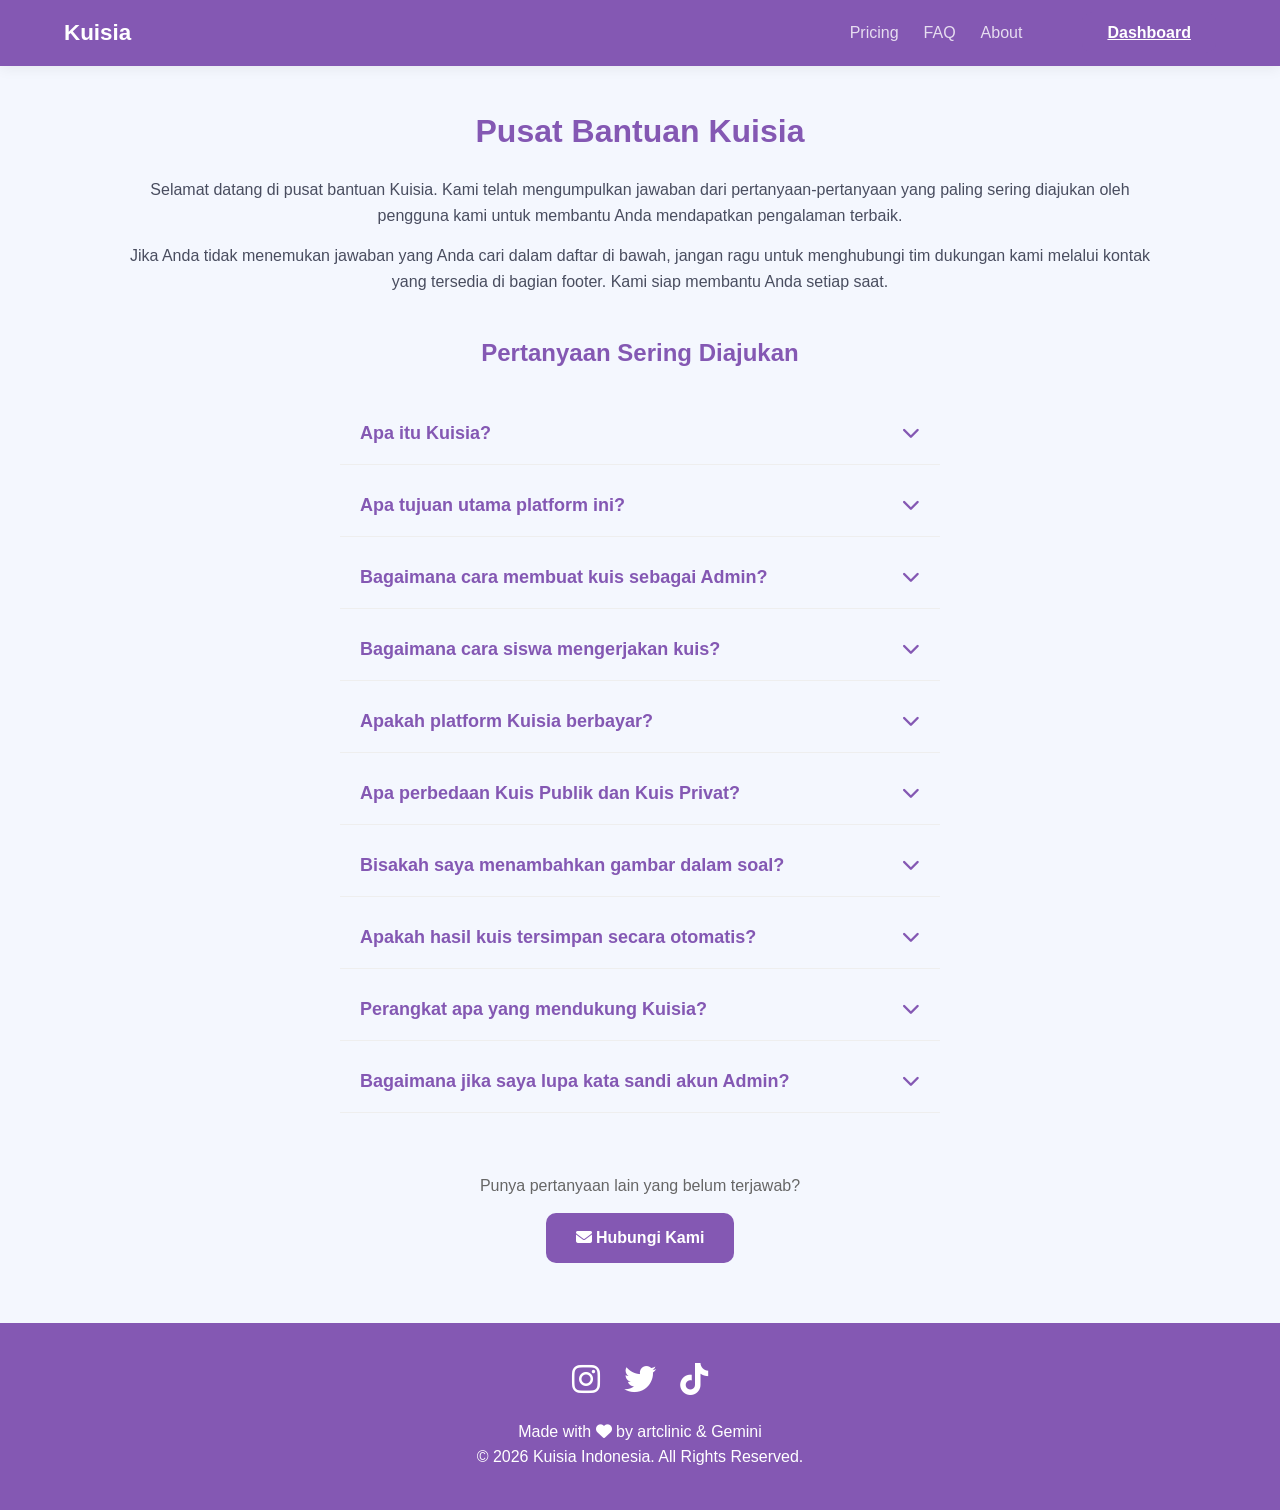
<file: faq.html>
<!DOCTYPE html>
<html lang="id">
<head>
    <meta charset="UTF-8">
    <meta name="viewport" content="width=device-width, initial-scale=1.0">
    <title>FAQ - Kuisia</title>
    <link rel="stylesheet" href="index-style.css">
    <link rel="stylesheet" href="admin-style.css">
    <link rel="stylesheet" href="https://cdnjs.cloudflare.com/ajax/libs/font-awesome/6.4.2/css/all.min.css">
    <link rel="icon" type="image/png" href="Kuisia_icon.png">
    <style>
        /* Mengubah max-width dari 800px menjadi 640px (80% dari 800px) */
        .faq-container { 
            max-width: 640px; 
            margin: 40px auto; 
            padding: 0 20px; 
        }
        
        .faq-item { border-bottom: 1px solid #eee; margin-bottom: 10px; }
        
        .faq-question { 
            width: 100%; 
            padding: 20px; 
            background: none; 
            border: none; 
            text-align: left; 
            font-weight: 600;
            font-size: 18px; 
            color: #8458B3;
            cursor: pointer; 
            display: flex; 
            justify-content: space-between; 
            align-items: center; /* Menjaga agar ikon + sejajar secara vertikal */
            display: flex;
        }

        /* Animasi rotasi panah saat aktif */
            .faq-question.active i {
                transform: rotate(180deg);
            }
        
        .faq-answer { 
            max-height: 0; 
            overflow: hidden; 
            transition: 0.3s; 
            padding: 0 20px; 
        }

        .faq-answer p {
            padding: 15px 20px;
            line-height: 1.6;
            color: #555;
        }

        
    </style>
</head>
<body>
    <header class="admin-header">
        <div class="header-brand">
            <button id="mobile-menu-btn" class="menu-toggle">
                <i class="fas fa-bars"></i>
            </button>
            <a href="index.html" style="color: white; text-decoration: none;"><span>Kuisia</span>
        </div>

        <nav class="nav-menu" id="nav-menu">
            <a href="pricing.html">Pricing</a>
            <a href="faq.html">FAQ</a>
            <a href="about.html">About</a>
        </nav>

        <div class="header-right">
            <a href="login.html" class="btn-primary">Dashboard</a>
        </div>
    </header>

    <div class="nav-overlay" id="nav-overlay"></div>

    <div style="padding: 40px 10% 0 10%; text-align: center; max-width: 1400px; margin: 0 auto;">
        <h1 style="color: var(--accent); margin-bottom: 20px;">Pusat Bantuan Kuisia</h1>
        <p style="color: var(--text); line-height: 1.6; margin-bottom: 15px;">
            Selamat datang di pusat bantuan Kuisia. Kami telah mengumpulkan jawaban dari pertanyaan-pertanyaan yang paling sering diajukan oleh pengguna kami untuk membantu Anda mendapatkan pengalaman terbaik.
        </p>
        <p style="color: var(--text); line-height: 1.6;">
            Jika Anda tidak menemukan jawaban yang Anda cari dalam daftar di bawah, jangan ragu untuk menghubungi tim dukungan kami melalui kontak yang tersedia di bagian footer. Kami siap membantu Anda setiap saat.
        </p>
    </div>

    <main style="flex: 1;">
        <div class="faq-container">
            <h2 style="text-align: center; color: #8458B3; margin-bottom: 30px;">Pertanyaan Sering Diajukan</h2>

            <div class="faq-item">
                <button class="faq-question">Apa itu Kuisia? <i class="fas fa-chevron-down"></i></button>
                <div class="faq-answer">
                    <p>Kuisia adalah platform kuis edukatif berbasis web yang dirancang untuk membantu guru, pengajar, maupun komunitas dalam membuat latihan soal yang interaktif, menyenangkan, dan mudah digunakan.</p>
                </div>
            </div>

            <div class="faq-item">
                <button class="faq-question">Apa tujuan utama platform ini? <i class="fas fa-chevron-down"></i></button>
                <div class="faq-answer">
                    <p>Tujuan kami adalah mendigitalisasi proses evaluasi belajar. Dengan Kuisia, pengajar bisa mendapatkan hasil nilai secara real-time sementara siswa bisa mengerjakan soal dengan pengalaman seperti bermain game.</p>
                </div>
            </div>

            <div class="faq-item">
                <button class="faq-question">Bagaimana cara membuat kuis sebagai Admin? <i class="fas fa-chevron-down"></i></button>
                <div class="faq-answer">
                    <p>Caranya sangat mudah: Masuk ke halaman Dashboard Admin, klik "Buat Kuis Baru", isi judul kuis, lalu tambahkan pertanyaan baik berupa Pilihan Ganda maupun Essay. Setelah selesai, kuis bisa langsung dibagikan melalui link.</p>
                </div>
            </div>

            <div class="faq-item">
                <button class="faq-question">Bagaimana cara siswa mengerjakan kuis? <i class="fas fa-chevron-down"></i></button>
                <div class="faq-answer">
                    <p>Siswa cukup membuka link kuis yang dibagikan oleh pengajar, memasukkan identitas (Nama, Kelas, No Absen), memilih avatar (untuk kuis privat), dan langsung mulai menjawab soal.</p>
                </div>
            </div>

            <div class="faq-item">
                <button class="faq-question">Apakah platform Kuisia berbayar? <i class="fas fa-chevron-down"></i></button>
                <div class="faq-answer">
                    <p>Kuisia menyediakan layanan <strong>Gratis</strong> untuk penggunaan standar. Namun, kami juga menyediakan paket <strong>Pro</strong> bagi Anda yang membutuhkan fitur eksklusif seperti Kuis Privat, Tanpa Iklan, dan Kapasitas Gambar yang lebih banyak.</p>
                </div>
            </div>

            <div class="faq-item">
                <button class="faq-question">Apa perbedaan Kuis Publik dan Kuis Privat? <i class="fas fa-chevron-down"></i></button>
                <div class="faq-answer">
                    <p>Kuis Publik dapat diakses oleh siapa saja. Sedangkan Kuis Privat hanya bisa diakses melalui link khusus dengan fitur tambahan seperti pemilihan Avatar dan Waiting Room yang lebih eksklusif.</p>
                </div>
            </div>

            <div class="faq-item">
                <button class="faq-question">Bisakah saya menambahkan gambar dalam soal? <i class="fas fa-chevron-down"></i></button>
                <div class="faq-answer">
                    <p>Tentu saja! Admin bisa mengunggah hingga 3 gambar dalam satu kuis (untuk akun Pro) untuk memberikan visualisasi yang lebih jelas pada pertanyaan.</p>
                </div>
            </div>

            <div class="faq-item">
                <button class="faq-question">Apakah hasil kuis tersimpan secara otomatis? <i class="fas fa-chevron-down"></i></button>
                <div class="faq-answer">
                    <p>Ya, setiap jawaban siswa akan tersimpan di database kami. Admin dapat melihat rekap skor, jawaban essay, hingga waktu pengerjaan setiap siswa melalui halaman Rekap Nilai.</p>
                </div>
            </div>

            <div class="faq-item">
                <button class="faq-question">Perangkat apa yang mendukung Kuisia? <i class="fas fa-chevron-down"></i></button>
                <div class="faq-answer">
                    <p>Kuisia dapat diakses melalui browser di perangkat apa pun, mulai dari Smartphone (Android/iOS), Tablet, hingga Laptop dan PC tanpa perlu menginstal aplikasi tambahan.</p>
                </div>
            </div>

            <div class="faq-item">
                <button class="faq-question">Bagaimana jika saya lupa kata sandi akun Admin? <i class="fas fa-chevron-down"></i></button>
                <div class="faq-answer">
                    <p>Anda dapat menggunakan fitur "Lupa Sandi" pada halaman Login. Instruksi pemulihan akan dikirimkan ke email yang terdaftar pada akun Kuisia Anda.</p>
                </div>
            </div>

            <div style="text-align: center; margin-top: 40px; margin-bottom: 40px; padding: 20px; border-radius: 15px;">
                <p style="color: #666; margin-bottom: 15px;">Punya pertanyaan lain yang belum terjawab?</p>
                <a href="about.html#contact-form" class="btn-primary" style="text-decoration: none; display: inline-block; width: auto; padding: 12px 30px;">
                    <i class="fas fa-envelope"></i> Hubungi Kami
                </a>
            </div>

        </div>
    </main>

    <footer style="padding: 40px 10%; background: var(--accent); color: white; text-align: center;">
        <div style="margin-bottom: 20px;">
            <a href="#" style="color: white; margin: 0 10px;"><i class="fab fa-instagram fa-2x"></i></a>
            <a href="#" style="color: white; margin: 0 10px;"><i class="fab fa-twitter fa-2x"></i></a>
            <a href="#" style="color: white; margin: 0 10px;"><i class="fab fa-tiktok fa-2x"></i></a>
        </div>
       <p>Made with <span class="heart-icon"><i class="fas fa-heart"></i></span> by artclinic & Gemini</p>
        <p class="copyright">&copy; 2026 Kuisia Indonesia. All Rights Reserved.</p>
    </footer>

    <script>
        // 1. LOGIKA ACCORDION FAQ
        document.querySelectorAll('.faq-question').forEach(btn => {
            btn.addEventListener('click', () => {
                // Toggle class 'active' pada tombol untuk animasi rotasi icon panah
                btn.classList.toggle('active');
                
                const answer = btn.nextElementSibling;
                
                // Logika buka-tutup dengan smooth transition
                if (answer.style.maxHeight) {
                    answer.style.maxHeight = null;
                } else {
                    // Menutup semua FAQ lain yang sedang terbuka (opsional, agar rapi)
                    document.querySelectorAll('.faq-answer').forEach(el => el.style.maxHeight = null);
                    document.querySelectorAll('.faq-question').forEach(el => el.classList.remove('active'));
                    
                    // Buka jawaban yang diklik
                    btn.classList.add('active');
                    answer.style.maxHeight = answer.scrollHeight + "px";
                }
            });
        });

        // 2. LOGIKA MOBILE MENU & OVERLAY
        const menuBtn = document.getElementById('mobile-menu-btn');
        const navMenu = document.getElementById('nav-menu');
        const overlay = document.getElementById('nav-overlay');

        if (menuBtn && navMenu && overlay) {
            // Membuka menu
            menuBtn.addEventListener('click', () => {
                navMenu.classList.toggle('active');
                overlay.classList.toggle('active');
            });

            // Menutup menu saat klik di area gelap (overlay)
            overlay.addEventListener('click', () => {
                navMenu.classList.remove('active');
                overlay.classList.remove('active');
            });

            // Menutup menu saat klik pada link navigasi (agar tidak menutupi layar)
            navMenu.querySelectorAll('a').forEach(link => {
                link.addEventListener('click', () => {
                    navMenu.classList.remove('active');
                    overlay.classList.remove('active');
                });
            });
        }
        
    </script>
</body>
</html>
</file>
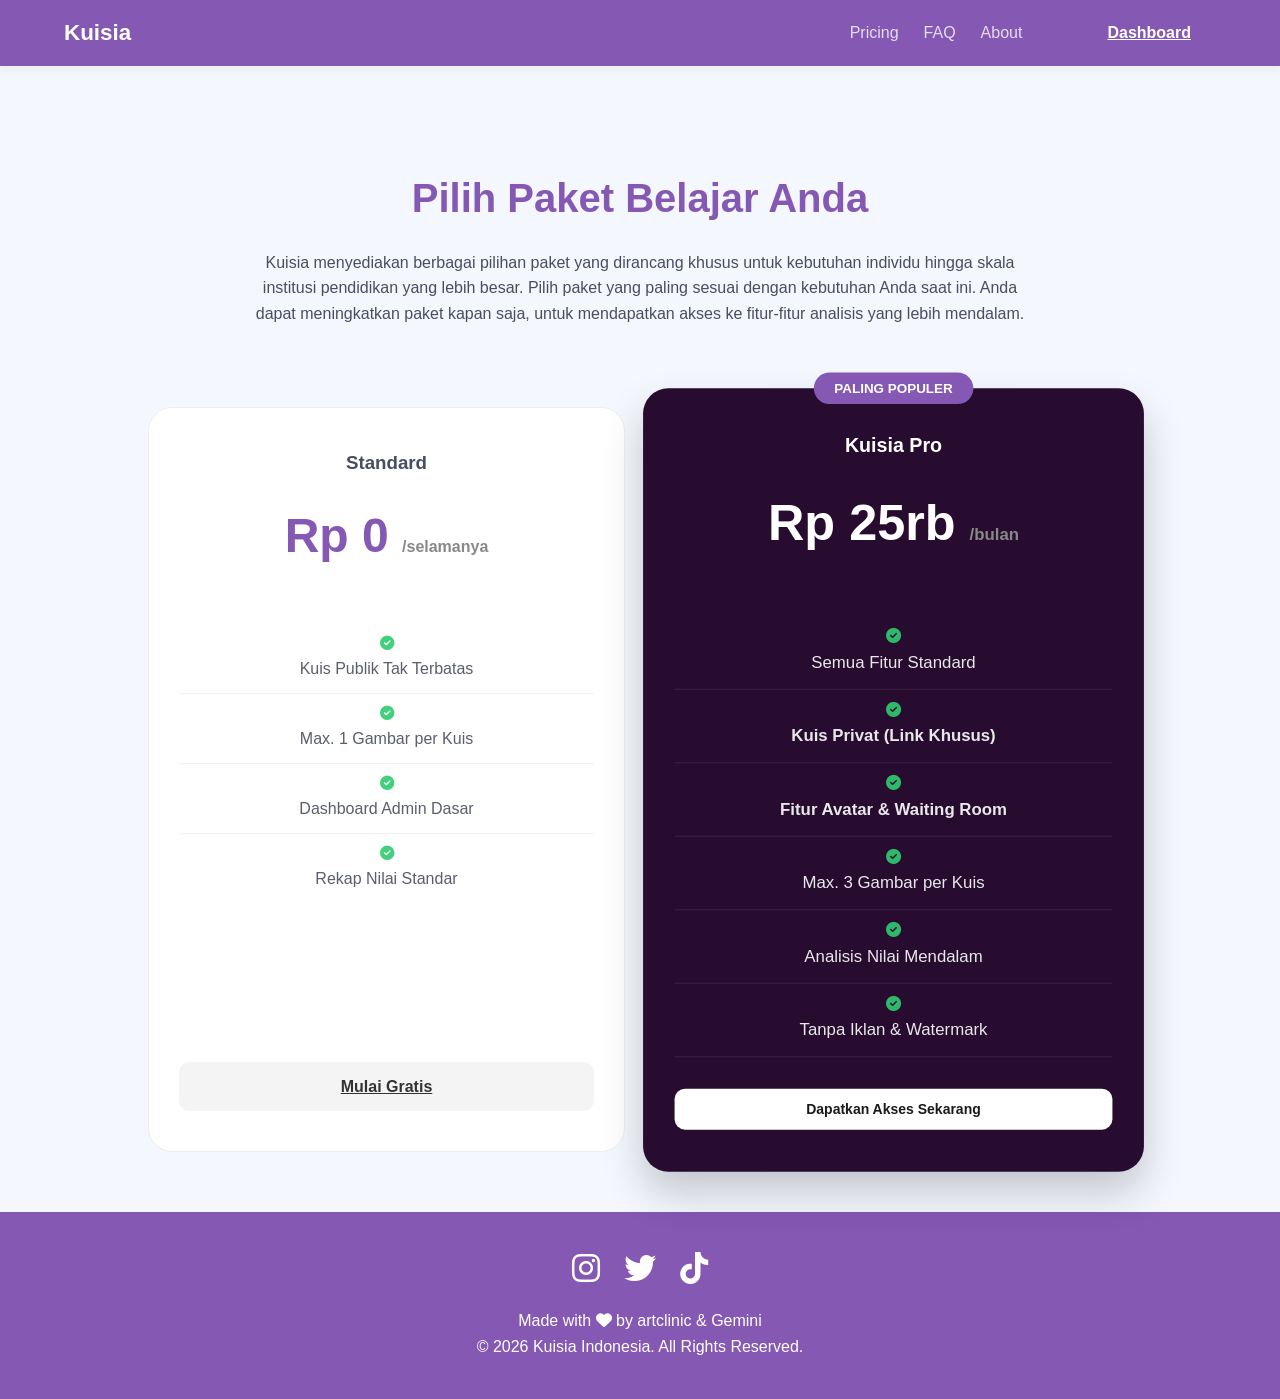
<file: pricing.html>
<!DOCTYPE html>
<html lang="id">
<head>
    <meta charset="UTF-8">
    <meta name="viewport" content="width=device-width, initial-scale=1.0">
    <title>Pricing - Kuisia</title>
    <link rel="stylesheet" href="index-style.css">
    <link rel="stylesheet" href="admin-style.css">
    <link rel="stylesheet" href="https://cdnjs.cloudflare.com/ajax/libs/font-awesome/6.4.2/css/all.min.css">
    <link rel="icon" type="image/png" href="Kuisia_icon.png">
    <style>
        main {
    max-width: 1024px;
    margin: 0 auto;
    padding: 60px 20px;
    }

    .pricing-grid {
        display: grid;
        grid-template-columns: repeat(auto-fit, minmax(300px, 1fr));
        gap: 30px;
        align-items: stretch;
    }

    .pricing-card {
    background: white;
    padding: 40px 30px;
    border-radius: 24px;
    text-align: center;
    /* Tambahkan transition agar gerakannya mulus */
    transition: transform 0.3s cubic-bezier(0.34, 1.56, 0.64, 1), box-shadow 0.3s ease, border-color 0.3s ease;
    border: 1px solid #eee;
    display: flex;
    flex-direction: column;
    cursor: pointer; /* Memberi petunjuk bahwa kartu bisa diklik/interaktif */
    }

    /* Efek Hover untuk kartu biasa */
    .pricing-card:hover {
        transform: scale(1.03); /* Membesar sedikit (3%) */
        box-shadow: 0 15px 30px rgba(0, 0, 0, 0.08);
        border-color: var(--accent);
    }

    /* Efek Hover khusus kartu Featured (PRO) */
    .pricing-card.featured:hover {
        /* Karena kartu Pro sudah punya scale 1.05 secara default, 
        saat hover kita naikkan sedikit lagi agar tetap ada efek geraknya */
        transform: scale(1.08); 
        box-shadow: 0 25px 50px rgba(0, 0, 0, 0.3);
    }

    /* Kartu Unggulan (Pro) */
    .pricing-card.featured {
        background: #270c30; /* Dark background seperti di gambar */
        color: white;
        transform: scale(1.05);
        border: none;
        box-shadow: 0 20px 40px rgba(0,0,0,0.2);
        position: relative;
    }

    .pricing-card.featured .price { color: #fff; }
    .pricing-card.featured .btn-primary { 
        background: white; 
        color: #1a1a1a; 
    }

    .price {
        font-size: 3rem;
        font-weight: 800;
        margin: 20px 0;
        color: var(--accent);
    }

    .price span { font-size: 1rem; color: #888; }

    .features-list {
    list-style: none;
    margin: 30px 0;
    padding: 0;
    text-align: center; /* Membuat teks ke tengah */
    flex-grow: 1;
    }

    .features-list li {
        padding: 12px 0; /* Memberi ruang untuk garis */
        color: inherit;
        opacity: 0.9;
        border-bottom: 1px solid rgba(0, 0, 0, 0.05); /* Garis tipis transparan */
        display: flex;
        flex-direction: column;
        align-items: center;
        gap: 5px;
    }

    /* Hilangkan garis di list terakhir */
    .features-list li:last-child {
        border-bottom: none;
    }

    /* Style untuk icon agar tetap manis di atas teks atau di samping */
    .features-list li i {
        color: #2ecc71;
        font-size: 0.9rem;
    }

    /* Khusus untuk kartu Featured (Gelap), garisnya harus terang */
    .pricing-card.featured .features-list li {
        border-bottom: 1px solid rgba(255, 255, 255, 0.1);
    }

    /* Pengaturan jarak antar kartu */
    .pricing-grid {
        display: grid;
        grid-template-columns: repeat(auto-fit, minmax(300px, 1fr));
        gap: 30px; /* Jarak standar untuk Desktop */
        align-items: stretch;
    }

    /* Khusus Mode HP / Layar Kecil */
    @media (max-width: 768px) {
        .pricing-grid {
            /* Kita berikan jarak vertikal 40px agar kartu tidak terlihat menempel */
            gap: 40px; 
        }

        .pricing-card.featured {
            /* Menghilangkan efek scale di HP agar tidak meluber ke samping, 
            tapi tetap kita beri margin ekstra sebagai penanda kartu unggulan */
            transform: scale(1);
            margin: 10px 0;
        }
    }

    </style>
</head>
<body>
    <header class="admin-header">
        <div class="header-brand">
            <button id="mobile-menu-btn" class="menu-toggle">
                <i class="fas fa-bars"></i>
            </button>
            <a href="index.html" style="color: white; text-decoration: none;"><span>Kuisia</span></a>
        </div>

        <nav class="nav-menu" id="nav-menu">
            <a href="pricing.html">Pricing</a>
            <a href="faq.html">FAQ</a>
            <a href="about.html">About</a>
        </nav>

        <div class="header-right">
            <a href="login.html" class="btn-primary">Dashboard</a>
        </div>
    </header>

    <div class="nav-overlay" id="nav-overlay"></div>

    

    <main>
    <div style="padding: 40px 10% 0 10%; text-align: center; max-width: 1400px; margin: 0 auto; margin-bottom: 80px;">
        <h1 style="font-size: 2.5rem; color: var(--accent); margin-bottom: 20px;">Pilih Paket Belajar Anda</h1>
        <p style="color: var(--text); line-height: 1.6; margin-bottom: 15px;">
            Kuisia menyediakan berbagai pilihan paket yang dirancang khusus untuk kebutuhan individu hingga skala institusi pendidikan 
            yang lebih besar. Pilih paket yang paling sesuai dengan kebutuhan Anda saat ini. Anda dapat meningkatkan paket kapan saja, 
            untuk mendapatkan akses ke fitur-fitur analisis yang lebih mendalam.
        </p>
    </div>

    <div class="pricing-grid">
        <div class="pricing-card">
            <h3>Standard</h3>
            <div class="price">Rp 0 <span>/selamanya</span></div>
            <ul class="features-list">
                <li><i class="fas fa-check-circle"></i> Kuis Publik Tak Terbatas</li>
                <li><i class="fas fa-check-circle"></i> Max. 1 Gambar per Kuis</li>
                <li><i class="fas fa-check-circle"></i> Dashboard Admin Dasar</li>
                <li><i class="fas fa-check-circle"></i> Rekap Nilai Standar</li>
            </ul>
            <a href="login.html" class="btn-primary" style="background: #f4f4f4; color: #333; border: none;">Mulai Gratis</a>
        </div>

        <div class="pricing-card featured">
            <div style="position: absolute; top: -15px; left: 50%; transform: translateX(-50%); background: var(--accent); color: white; padding: 5px 20px; border-radius: 20px; font-size: 0.8rem; font-weight: bold;">
                PALING POPULER
            </div>
            <h3>Kuisia Pro</h3>
            <div class="price">Rp 25rb <span>/bulan</span></div>
            <ul class="features-list">
                <li><i class="fas fa-check-circle"></i> Semua Fitur Standard</li>
                <li><i class="fas fa-check-circle"></i> <strong>Kuis Privat (Link Khusus)</strong></li>
                <li><i class="fas fa-check-circle"></i> <strong>Fitur Avatar & Waiting Room</strong></li>
                <li><i class="fas fa-check-circle"></i> Max. 3 Gambar per Kuis</li>
                <li><i class="fas fa-check-circle"></i> Analisis Nilai Mendalam</li>
                <li><i class="fas fa-check-circle"></i> Tanpa Iklan & Watermark</li>
            </ul>
            <button onclick="openModal('Pro', 'Nikmati fitur kuis privat, tanpa iklan, dan analisis mendalam.')" class="btn-primary">
                Dapatkan Akses Sekarang
            </button>
        </div>
    </div>
</main>

    <footer style="padding: 40px 10%; background: var(--accent); color: white; text-align: center;">
        <div style="margin-bottom: 20px;">
            <a href="#" style="color: white; margin: 0 10px;"><i class="fab fa-instagram fa-2x"></i></a>
            <a href="#" style="color: white; margin: 0 10px;"><i class="fab fa-twitter fa-2x"></i></a>
            <a href="#" style="color: white; margin: 0 10px;"><i class="fab fa-tiktok fa-2x"></i></a>
        </div>
       <p>Made with <span class="heart-icon"><i class="fas fa-heart"></i></span> by artclinic & Gemini</p>
        <p class="copyright">&copy; 2026 Kuisia Indonesia. All Rights Reserved.</p>
    </footer>

   <div id="pricing-modal" class="modal">
        <div class="modal-content">
            <span class="close-btn">&times;</span>
            <h2 id="modal-title">Upgrade ke Paket Pro</h2>
            <p id="modal-desc" style="margin: 15px 0; font-size: 0.9rem; color: #666;"></p>
            
            <form id="pro-form" style="text-align: left;">
                <input type="text" id="user-name" placeholder="Nama Lengkap" required style="width: 100%; padding: 12px; margin-bottom: 10px; border: 1px solid #ddd; border-radius: 8px;">
                <input type="number" id="user-wa" placeholder="Nomor WhatsApp" required style="width: 100%; padding: 12px; margin-bottom: 15px; border: 1px solid #ddd; border-radius: 8px;">
                
                <label style="font-weight: bold; font-size: 0.9rem;">Metode Pembayaran:</label>
                <select id="payment-method" style="width: 100%; padding: 12px; margin-top: 5px; margin-bottom: 20px; border-radius: 8px;">
                    <option value="qris">QRIS (OVO/Gopay/Dana/Shopee)</option>
                    <option value="va">Virtual Account Bank</option>
                </select>

                <button type="submit" class="btn-primary" style="width: 100%; padding: 12px;">Hubungi CS Kuisia</button>
            </form>
        </div>
    </div>

    <script>
        const modal = document.getElementById('pricing-modal');
        const closeBtn = document.querySelector('.close-btn');
        const proForm = document.getElementById('pro-form');

        // Deklarasikan variabel di luar agar bisa diakses oleh fungsi submit
        let paketDipilih = ""; 

        function openModal(title, desc) {
            // Simpan nilai title ke variabel luar
            paketDipilih = title; 
            
            // Update teks di modal (Tambahkan spasi setelah kata Paket)
            document.getElementById('modal-title').innerText = "Upgrade ke Paket " + title;
            document.getElementById('modal-desc').innerText = desc;
            
            modal.style.display = 'block';
        }

        closeBtn.onclick = () => modal.style.display = 'none';
        window.onclick = (event) => { if (event.target == modal) modal.style.display = 'none'; }

        proForm.addEventListener('submit', (e) => {
        e.preventDefault();
        const submitBtn = proForm.querySelector('button[type="submit"]');

        submitBtn.classList.add('btn-loading');
        submitBtn.innerHTML = '<span class="spinner"></span> Memproses...';

        const nama = document.getElementById('user-name').value;
        const wa = document.getElementById('user-wa').value;
        const metode = document.getElementById('payment-method').value;

        setTimeout(() => {
            // Gunakan paketDipilih agar tidak muncul 'undefined' atau teks statis 'Pro'
            const message = `Halo Admin Kuisia, saya ${nama}. Saya ingin berlangganan Paket ${paketDipilih} via ${metode}. Nomor WA saya: ${wa}`;
            const waUrl = `https://wa.me/628123456789?text=${encodeURIComponent(message)}`;
            
            window.open(waUrl, '_blank');
            
            // Reset UI
            modal.style.display = 'none';
            proForm.reset(); // Mengosongkan form kembali
            submitBtn.classList.remove('btn-loading');
            submitBtn.innerHTML = 'Dapatkan Akses Sekarang';
        }, 1500); 
    });

        const menuBtn = document.getElementById('mobile-menu-btn');
        const navMenu = document.getElementById('nav-menu');
        const overlay = document.getElementById('nav-overlay');

        menuBtn.addEventListener('click', () => {
            navMenu.classList.toggle('active');
            overlay.classList.toggle('active');
        });

        overlay.addEventListener('click', () => {
            navMenu.classList.remove('active');
            overlay.classList.remove('active');
        });
    </script>

</body>
</html>
</file>
<file: index-style.css>
:root {
    --primary: #A0D2EB;    
    --accent: #8458B3;     
    --accent-light: #DDBDF4;
    --bg-admin: #F4F7FE;   
    --text: #494D5F;
    --white: #ffffff;
    --shadow-pro: 0 10px 30px rgba(73, 77, 95, 0.1);
    --shadow-sm: 0 4px 12px rgba(0, 0, 0, 0.05);
    --primary-splash: #9665ca;
    --accent-splash: #dd98d4;
    --logo-size-splash: 320px;
}

* { 
    box-sizing: border-box; 
    margin: 0; 
    padding: 0; 
}

/* Pastikan body memiliki tinggi minimal layar */
body {
    display: flex;
    flex-direction: column;
    min-height: 100vh; /* Tinggi minimal 100% tinggi layar */
    margin: 0;
}

/* Biarkan area konten (semua section) mengambil sisa ruang yang tersedia */
body > section, 
body > .faq-container {
    flex: 1;
}

/* Footer akan terdorong ke bawah secara otomatis */
footer {
    flex-shrink: 0;
}

/* Pengaturan Header */
.admin-header {
    background: var(--accent);
    color: white;
    display: flex;
    justify-content: center;
    align-items: center;
    gap: 40px; /* Memberikan jarak antar elemen */
    padding: 20px 10%;
    position: sticky;
    top: 0;
    z-index: 1000;
}

/* Navigasi Desktop */
.nav-menu {
    display: flex;
    gap: 25px;
    margin-left: auto;
    margin-right: 20px;
}

.nav-menu a {
    text-decoration: none;
    color: rgba(255, 255, 255, 0.8);
    font-weight: 500;
    transition: 0.3s;
}

.nav-menu a:hover {
    color: white;
}

/* Tombol Hamburger */
.menu-toggle {
    display: none; /* Sembunyi di desktop */
    background: none;
    border: none;
    color: white;
    font-size: 1.5rem;
    cursor: pointer;
    z-index: 9000;
}

/* Overlay Mobile */
.nav-overlay {
    position: fixed;
    top: 0;
    left: 0;
    width: 100%;
    height: 100%;
    background: rgba(0, 0, 0, 0.6); /* Warna hitam transparan */
    display: none; /* Default sembunyi */
    z-index: 100;
}

/* Muncul hanya saat class active ditambahkan */
.nav-overlay.active {
    display: block !important;
}

/* Bagian Hero */
.hero { 
    text-align: center; 
    padding: 80px 20px; 
    background: #fff; 
}
        
.hero h1 { 
    font-size: 3rem; 
    color: var(--accent); 
}
 .hero p { color: var(--text); 
    font-size: 1.2rem; 
    margin-bottom: 40px; 
}

.quiz-card-modern {
    padding: 0 !important; /* Memastikan isi kartu menempel ke pinggir */
    overflow: hidden;      /* Memastikan border-radius thumbnail ikut terpotong */
    background: #fff;
    border-radius: 12px;
    box-shadow: 0 4px 15px rgba(0,0,0,0.1);
}

.quiz-grid {
    display: grid;
    grid-template-columns: repeat(auto-fill, minmax(300px, 1fr));
    gap: 25px;
    padding: 20px;
}

.quiz-card {
    background: white;
    padding: 30px;
    border-radius: 20px;
    box-shadow: var(--shadow-pro);
    transition: transform 0.3s ease;
    border: 1px solid #f0f0f0;
    text-align: center;
}

.quiz-card:hover {
    transform: translateY(-10px);
}

.quiz-card h3 {
    color: var(--accent);
    margin-bottom: 15px;
    font-size: 1.4rem;
}

.quiz-card p {
    color: var(--text);
    font-size: 0.9rem;
    margin-bottom: 20px;
}

.btn-play {
    background: var(--accent);
    color: white;
    padding: 12px 25px;
    border-radius: 10px;
    text-decoration: none;
    font-weight: bold;
    display: inline-block;
}

/* BAGIAN CARD KUIS YOUTUBE STYLE */

/* Container kartu kuis */
#quiz-list {
    display: grid;
    grid-template-columns: repeat(auto-fill, minmax(280px, 1fr));
    gap: 25px;
    padding: 20px;
}

.quiz-card-modern {
    background: #ffffff;
    border-radius: 16px;
    overflow: hidden;
    transition: all 0.3s ease;
    box-shadow: 0 4px 15px rgba(0,0,0,0.05);
    border: 1px solid #f0f0f0;
}

.quiz-card-modern:hover {
    transform: translateY(-5px);
    box-shadow: 0 12px 25px rgba(132, 88, 179, 0.15);
}

.card-thumbnail {
    position: relative;
    height: 150px;
    background: linear-gradient(135deg, #A0D2EB, #8458B3);
    display: flex;
    align-items: center;
    justify-content: center;
    color: white;
}

.play-overlay {
    position: absolute;
    opacity: 0;
    background: rgba(0,0,0,0.3);
    width: 100%; height: 100%;
    display: flex; align-items: center; justify-content: center;
    transition: 0.3s;
}

.quiz-card-modern:hover .play-overlay { opacity: 1; }

.card-body { padding: 18px; }

.quiz-title { 
    font-size: 1.1rem; 
    font-weight: 600; 
    margin-bottom: 8px; 
    color: #333;
}

.quiz-desc {
    font-size: 0.85rem;
    color: #666;
    height: 40px;
    overflow: hidden;
    display: -webkit-box;

    -webkit-box-orient: vertical;
    margin-bottom: 12px;
}

.quiz-stats-meta {
    font-size: 0.8rem;
    color: #999;
    margin-bottom: 15px;
}

.card-actions {
    display: flex;
    justify-content: space-between;
    align-items: center;
    padding-top: 12px;
    border-top: 1px solid #f5f5f5;
}

.action-btn {
    background: none; border: none;
    color: #777; cursor: pointer;
    font-size: 0.9rem; margin-right: 12px;
    transition: 0.2s;
}

.action-btn:hover { color: #8458B3; }

.play-btn-main {
    background: #8458B3;
    color: white;
    padding: 8px 15px;
    border-radius: 8px;
    text-decoration: none;
    font-size: 0.85rem;
    font-weight: 600;
}

/* BAGIAN FEATURES */
.features { 
    display: grid; 
    grid-template-columns: repeat(auto-fit, minmax(250px, 1fr)); 
    gap: 20px; padding: 50px 10%; 
}
.card { 
    padding: 30px; 
    background: #fcfdfe;
    border-radius: 20px; 
    text-align: center; 
    box-shadow: none; /* Hilangkan shadow */
    border: 1px solid transparent; /* Opsional: jika ingin sedikit garis, gunakan border tipis */
    transition: 0.3s;
}

/* Tambahkan efek hover agar tetap menarik meski tanpa shadow statis */
.card:hover {
    scale: calc(1.03);
    box-shadow: var(--shadow-sm); /* Shadow hanya muncul saat disentuh */
}

/* HALAMAN PRICING */
.pricing-title {
    font-size: 2rem; /* Membuat judul jauh lebih besar */
    color: var(--accent);
    margin: 10px 0;
    text-transform: uppercase;
    letter-spacing: 1px;
}

.pricing-price {
    font-size: 2.5rem;
    margin: 15px 0;
    color: #333;
}

/* Bagian Features */

.features {
    display: flex;
    flex-direction: column; /* Mengubah arah menjadi kolom agar header-kartu-cta berurutan */
    align-items: center;    /* Memusatkan semua konten */
    padding: 60px 5%;
}

/* Header style agar rapi */
.features-header {
    text-align: center;
    margin-bottom: 40px;
    max-width: 700px;
}

.features-header h2 { color: var(--accent); margin-bottom: 15px; }

.features-header .tagline {
    font-size: 1.3rem;      /* Sedikit lebih besar dari teks paragraf biasa */
    color: #555;            /* Abu-abu gelap agar tidak sepekat judul */
    font-weight: 600;       /* Semi-bold agar lebih tegas */
    margin: 15px 0;         /* Memberi ruang nafas atas-bawah */
    line-height: 1.5;       /* Menambah jarak antar baris untuk kenyamanan baca */
    letter-spacing: 0.5px;  /* Memberi kesan lebih elegan */
}

/* Wrapper baru untuk menampung kartu-kartu */
.features-grid {
    display: flex;
    flex-wrap: wrap;
    justify-content: center;
    gap: 30px;
    margin-bottom: 40px; /* Jarak antara kartu dan tombol CTA */
    width: 100%;
}

/* CTA Style */
.features-cta {
    margin-top: 20px;
}

.feature-list {
    display: block;
    list-style: none;
    padding: 0;
    margin: 20px auto;
    text-align: left;
    
    /* Perubahan di sini: memperlebar ruang */
    max-width: 280px; /* Sesuaikan dengan kebutuhan teks Anda */
    width: 90%;       /* Agar responsif di layar kecil */
}

/* Memastikan tombol berada di baris baru */
.card {
    display: flex;
    flex-direction: column;
    align-items: center;
    text-align: center;
    flex: 0 0 300px;
    padding: 20px; /* Tambahkan padding agar kartu terlihat lebih lega */
}

/* Memastikan gambar selalu berada di tengah secara konsisten */
.card img {
    display: block;
    margin: 0 auto; /* Alternatif tambahan jika align-items: center tidak cukup */
}


.card .btn-primary {
    margin-top: auto; /* Mendorong tombol ke bawah */
    width: 100%;
}

.feature-list li {
    margin-bottom: 12px;
    line-height: 1.4; /* Memberikan ruang antar baris jika teks panjang */
    display: flex;
    align-items: flex-start; /* Agar ikon tetap di atas jika teks 2 baris */
}

/* Agar ikon centang tidak mepet dengan teks */
.feature-list li i {
    margin-right: 10px;
    margin-top: 4px;
    flex-shrink: 0;
}

/* Opsional: Membuat kartu Pro lebih menonjol */
.card:has(.pricing-title:contains("Pro")) {
    background: #f4f0ff; /* Sedikit warna latar belakang untuk Pro */
    transform: scale(1.05); /* Sedikit lebih besar */
}


/* Bagian Social Proof */

.stats-section { 
    padding: 60px 10%; 
    background: #f9f9f9; 
    text-align: center; 
}
.stats-container { 
    display: flex; 
    justify-content: space-around; 
    flex-wrap: wrap; 
    gap: 30px; 
}
.stat-item { 
    flex: 1; 
    min-width: 250px; 
}
.stat-item p {
    font-size: 1.1rem;
    color: #666;
    margin-top: 10px;
}
.counter {
     font-size: 3rem; 
     color: var(--accent); 
     margin: 0; 
}
.stars i { 
    color: #ccc; 
    cursor: pointer; 
    font-size: 1.5rem; 
    transition: 0.2s; 
}
.stars i:hover {
    transform: scale(1.2); /* Bintang sedikit membesar saat diarahkan mouse */
    color: #f39c12;        /* Warna oranye yang lebih cerah saat hover */
}
.stars i.active { 
    color: #f1c40f; 
}
.rating-value { 
    margin-top: 10px; 
    font-weight: bold; 
}

/* Modal Rating*/
.my-modal {
    display: none; /* Sembunyi secara default */
    position: fixed;
    z-index: 9999;
    left: 0;
    top: 0;
    width: 100%;
    height: 100%;
    background-color: rgba(0, 0, 0, 0.5);
    justify-content: center;
    align-items: center;
}

.modal-content-custom {
    background: white;
    padding: 30px;
    border-radius: 20px;
    width: 90%;
    max-width: 400px;
    text-align: center;
    box-shadow: 0 10px 25px rgba(0,0,0,0.2);
}

.my-modal.active { display: flex; }

/* Halaman testimoni*/

.testimonial-section {
    padding: 60px 0;
    background: #fff;
    overflow: hidden; /* Mencegah konten meluap keluar layar */
}

.slider-container {
    width: 100%;
    overflow: hidden;
    max-width: 1200px;
    margin: 0 auto;
    padding: 20px 0;
}

.testimonial-track {
    display: flex;
    gap: 30px;
    width: max-content;
    animation: scrollInfinite 20s linear infinite; /* Animasi berputar terus */
}

.testimonial-card {
    min-width: 450px; /* Ukuran lebar kartu */
    height: 180px;
    background: #fcfdfe;
    border-radius: 15px;
    display: flex;
    box-shadow: var(--shadow-pro);
    overflow: hidden;
}

.testi-img { width: 33%; background-size: cover; background-position: center; }
.testi-content { width: 67%; padding: 20px; display: flex; flex-direction: column; justify-content: center; }

/* Kunci Animasi */
@keyframes scrollInfinite {
    from { transform: translateX(0); }
    to { transform: translateX(-50%); } /* Bergeser sejauh setengah panjang track */
}

/* Pause animasi saat di-hover */
.testimonial-track:hover {
    animation-play-state: paused;
}

/* Modal halaman pricing */
.modal {
    display: none; 
    position: fixed; 
    top: 0; left: 0;
    width: 100%; height: 100%;
    background: rgba(0,0,0,0.5);
    z-index: 10000;
}

.modal-content {
    background: white;
    margin: 15% auto;
    padding: 30px;
    width: 90%; max-width: 400px;
    border-radius: 20px;
    text-align: center;
    position: relative;
}

.close-btn {
    position: absolute; top: 10px; right: 20px;
    font-size: 25px; cursor: pointer;
}

/* Spinner Styles */
.spinner {
    width: 20px;
    height: 20px;
    border: 3px solid rgba(255,255,255,0.3);
    border-top: 3px solid white;
    border-radius: 50%;
    animation: spin 1s linear infinite;
    display: inline-block;
    margin-right: 10px;
    vertical-align: middle;
}

/* Menyamakan lebar team-grid dengan about-section */
.team-grid {
        grid-template-columns: repeat(3, 1fr); 
        gap: 80px;
        padding: 40px 10%;
        margin: auto;
        max-width: 1400px;
    }

    .team-member {
        flex: 0 0 30% !important; /* Paksa jadi 3 kolom di Desktop */
    }

    .team-member img {
        max-width: 100%; /* Foto tidak akan keluar dari kotak */
        height: auto;
    }

@keyframes spin {
    0% { transform: rotate(0deg); }
    100% { transform: rotate(360deg); }
}

/* Mematikan tombol saat loading */
.btn-loading {
    pointer-events: none;
    opacity: 0.7;
}

.about-section {
    padding: 60px 10%; 
    max-width: 1400px; /* Membatasi lebar maksimum menjadi 1400px */
    margin: 0 auto;    /* Memastikan section tetap di tengah halaman */
    line-height: 1.8; 
    color: #444;
    text-align: justify; /* Membuat teks rata kanan-kiri agar terlihat lebih rapi */
    margin-bottom: 20px; /* Memberikan ruang antar paragraf */
}

.author-info a:hover {
    color: var(--accent-light) !important;
    text-decoration: underline !important;
}

#splash-overlay {
        position: fixed;
        top: 0; left: 0;
        width: 100%; height: 100%;
        z-index: 99999; /* Sangat tinggi agar menutupi semua */
        display: flex;
        flex-direction: column;
        align-items: center;
        justify-content: center;
        background: linear-gradient(-45deg, #f3e8ff, #e0f2fe, #fce7f3, #f0f9ff);
        background-size: 400% 400%;
        animation: gradientBG 15s ease infinite;
        transition: opacity 0.8s ease, visibility 0.8s;
    }

    @keyframes gradientBG {
        0% { background-position: 0% 50%; }
        50% { background-position: 100% 50%; }
        100% { background-position: 0% 50%; }
    }

    .splash-logo-container {
        position: relative;
        width: var(--logo-size-splash);
        opacity: 0;
        transform: scale(0);
        margin-bottom: 25px;
    }

    .splash-logo-container.animate-bounce {
        opacity: 1;
        animation: popUpBounce 0.8s cubic-bezier(0.175, 0.885, 0.32, 1.275) forwards;
    }

    /* Shimmer Effect */
    .shimmer-layer {
    position: absolute;
    top: 0; left: 0; 
    width: 100%; height: 100%;
    
    /* Versi Webkit untuk Chrome/Safari */
    -webkit-mask-image: url('Kuisia_color.png');
    -webkit-mask-size: contain;
    -webkit-mask-repeat: no-repeat;
    
    /* Versi Standar untuk VS Code & Browser lain */
    mask-image: url('Kuisia_color.png');
    mask-size: contain;
    mask-repeat: no-repeat;
    
    pointer-events: none; /* Tambahan agar layer ini tidak bisa diklik */
    }

    .shimmer-layer::after {
        content: '';
        position: absolute;
        top: 0; left: -150%; width: 100%; height: 100%;
        background: linear-gradient(90deg, transparent, rgba(255, 255, 255, 0.7), transparent);
        transform: skewX(-25deg);
    }

    .animate-shimmer .shimmer-layer::after {
        animation: shimmerEffect 1.2s ease-in-out forwards;
    }

    /* Tagline */
    .main-tagline-splash {
        font-family: 'Pacifico', cursive;
        font-size: 1.8rem;
        font-weight: 500;
        color: #4a4a4a;
        margin-bottom: 5px;
    }

    .sub-tagline-splash {
        font-family: 'Montserrat', sans-serif;
        font-weight: 700;
        font-size: 1.4rem;
        color: var(--primary-splash);
        opacity: 0;
        transform: scale(2);
        text-align: center;
    }

    .splash-word {
        display: inline-block;
        opacity: 0;
        transform: translateY(15px);
        margin: 0 5px;
    }

    .splash-word.pop, .sub-tagline-splash.pop {
        animation: wordPop 0.5s ease forwards;
    }

    @keyframes wordPop {
        to { opacity: 1; transform: translateY(0) scale(1); }
    }

    @keyframes popUpBounce {
        0% { transform: scale(0); opacity: 0; }
        100% { transform: scale(1); opacity: 1; }
    }

    @keyframes shimmerEffect {
        0% { left: -150%; }
        100% { left: 150%; }
    }

    /* Button */
    .btn-splash-start {
        margin-top: 30px;
        padding: 16px 40px;
        background-color: var(--accent-splash);
        color: white;
        border: none;
        border-radius: 50px;
        cursor: pointer;
        font-weight: 700;
        opacity: 0;
        transform: translateY(20px);
        transition: all 0.4s ease;
    }

    .btn-splash-start.show { opacity: 1; transform: translateY(0); 
    }

    .running-text-wrapper {
        width: 100%;
        overflow: hidden; /* Memotong teks yang keluar kotak */
        background:rgb(244, 247, 254); /* Warna kuning lembut */
        padding: 10px 0;
        position: relative;
    }

    .running-text-content {
        display: inline-block;
        white-space: nowrap;
        padding-left: 100%; /* Mulai dari luar layar kanan */
        font-weight: 600;
        color: var(--primary-splash);
        font-size: 1.2rem;
        animation: smooth-scroll 25s linear infinite; /* Jalankan animasi */
    }

    /* Kecepatan bisa diatur di '25s' (makin kecil makin cepat) */
    @keyframes smooth-scroll {
        0% { transform: translateX(0); }
        100% { transform: translateX(-100%); }
    }

    /* Berhenti saat kursor di atas teks agar mudah dibaca */
    .running-text-wrapper:hover .running-text-content {
        animation-play-state: paused;
    }

    /* Styling umum untuk semua banner iklan */
    #container-banner-ads {
        width: 95%; 
        max-width: 1400px;
        margin: 20px auto;
    }

    #container-banner-ads img {
        transition: transform 0.3s ease;
    }
    #container-banner-ads img:hover {
        transform: scale(1.02); /* Sedikit membesar saat dihover */
    }

    .ad-slider-wrapper {
        background: #f8fafc; /* Warna cadangan sebelum gambar load */
    }

    #ad-slides-container img {
        aspect-ratio: 16 / 3; /* Mas bisa sesuaikan ratio banner yang Mas inginkan */
        object-fit: cover;
    }

    /* Styling Default (Layar Lebar/Desktop) */
    .ad-slider-wrapper {
        width: 100%;
        max-width: 1400px; /* Batas maksimal di desktop */
        margin: 20px auto;
        border-radius: 12px;
        overflow: hidden;
    }


/*KUIS HIGHLIGHT

/* Container Scroll */
.horizontal-scroll-wrapper {
    display: flex;
    flex-wrap: nowrap;
    overflow-x: auto;
    gap: 18px;
    padding: 10px 20px 25px 20px; /* Padding bawah lebih besar untuk bayangan/shadow */
    scroll-snap-type: x mandatory;
    -webkit-overflow-scrolling: touch;
    scrollbar-width: none; /* Sembunyikan scrollbar Firefox */
}

.horizontal-scroll-wrapper::-webkit-scrollbar {
    display: none; /* Sembunyikan scrollbar Chrome/Safari */
}

/* Card Individual */
.quiz-card-viral {
    flex: 0 0 260px; /* Lebar card tetap */
    scroll-snap-align: start;
    background: #ffffff;
    border-radius: 20px;
    overflow: hidden;
    position: relative;
    box-shadow: 0 10px 20px rgba(0,0,0,0.06);
    transition: all 0.3s cubic-bezier(0.25, 0.8, 0.25, 1);
    cursor: pointer;
    border: 1px solid #f0f0f0;
}

.quiz-card-viral:hover {
    transform: translateY(-8px);
    box-shadow: 0 15px 30px rgba(0,0,0,0.12);
    border-color: var(--accent-light);
}

/* Gambar & Overlay */
.card-banner {
    width: 100%;
    height: 140px;
    position: relative;
    overflow: hidden;
}

.card-banner img {
    width: 100%;
    height: 100%;
    object-fit: cover;
    transition: transform 0.5s ease;
}

.quiz-card-viral:hover .card-banner img {
    transform: scale(1.1);
}

.category-badge {
    position: absolute;
    top: 12px;
    left: 12px;
    background: rgba(255, 255, 255, 0.9);
    backdrop-filter: blur(5px);
    color: var(--accent);
    padding: 4px 12px;
    border-radius: 50px;
    font-size: 0.65rem;
    font-weight: 800;
    text-transform: uppercase;
    box-shadow: 0 2px 8px rgba(0,0,0,0.1);
}

/* Konten Teks */
.card-body {
    padding: 15px;
}

.card-body h4 {
    margin: 0 0 8px 0;
    font-size: 1rem;
    color: #2d3436;
    line-height: 1.4;
    display: -webkit-box;
    -webkit-line-clamp: 2; /* Potong teks jika lebih dari 2 baris */
    -webkit-box-orient: vertical;
    overflow: hidden;
}

.card-stats {
    display: flex;
    align-items: center;
    gap: 12px;
    font-size: 0.75rem;
    color: #b2bec3;
}

.card-stats span i {
    color: #fab1a0; /* Warna ikon api/play */
    margin-right: 4px;
}

.scroll-btn {
    background: white;
    border: 1px solid #ddd;
    width: 35px;
    height: 35px;
    border-radius: 50%;
    display: flex;
    align-items: center;
    justify-content: center;
    cursor: pointer;
    color: #333;
    transition: 0.3s;
    box-shadow: 0 2px 5px rgba(0,0,0,0.1);
}

.scroll-btn:hover {
    background: var(--accent);
    color: white;
    border-color: var(--accent);
}

/*TAMPILAN VISUAL BARU KARTU KUIS
.horizontal-scroll-wrapper {
    display: flex;
    overflow-x: auto;
    gap: 15px;
    padding: 10px 20px 25px 20px;
    scroll-behavior: smooth;
    -webkit-overflow-scrolling: touch;
}

/* Sembunyikan scrollbar tapi tetap bisa di-scroll */
.horizontal-scroll-wrapper::-webkit-scrollbar {
    display: none;
}

.viral-card {
    min-width: 260px; /* Lebar kartu */
    max-width: 260px;
    background: white;
    border-radius: 15px;
    overflow: hidden;
    box-shadow: 0 4px 15px rgba(0,0,0,0.08);
    cursor: pointer;
    transition: transform 0.3s;
}

.viral-card:hover {
    transform: translateY(-5px);
}

.card-header {
    height: 140px;
    position: relative;
    overflow: hidden;
}

.card-header img {
    width: 100%;
    height: 100%;
    object-fit: cover;
}

.card-badge-play {
    position: absolute;
    bottom: 10px;
    left: 10px;
    background: rgba(0,0,0,0.6);
    color: white;
    padding: 3px 10px;
    border-radius: 20px;
    font-size: 0.7rem;
}

.author-tag {
    font-size: 0.65rem;
    color: var(--accent);
    font-weight: 700;
    text-transform: uppercase;
}

.card-footer-meta {
    display: flex;
    justify-content: space-between;
    align-items: center;
    margin-top: 10px;
    font-size: 0.8rem;
    color: #888;
}

.mini-share-btn {
    background: none;
    border: none;
    color: #ccc;
    cursor: pointer;
}

.mini-share-btn:hover {
    color: var(--accent);
}

/* Kita buat class baru agar tidak bentrok dengan yang lama */
.horizontal-scroll-wrapper {
    display: flex !important; /* Paksa jadi baris */
    flex-direction: row !important; /* Pastikan arahnya ke samping */
    overflow-x: auto !important; /* Aktifkan scroll kanan-kiri */
    overflow-y: hidden; /* Matikan scroll atas-bawah */
    gap: 20px;
    padding: 15px 20px 30px 20px;
    scroll-behavior: smooth;
    -webkit-overflow-scrolling: touch;
    width: 100%;
}

/* Kunci ukuran kartu agar tidak gepeng atau menciut */
.viral-card {
    flex: 0 0 280px !important; /* KUNCINYA: 0 0 280px artinya lebar tetap 280px, tidak boleh mengecil */
    width: 280px;
    background: white;
    border-radius: 15px;
    box-shadow: 0 4px 15px rgba(0,0,0,0.08);
}

/* Sembunyikan scrollbar agar cantik */
.horizontal-scroll-wrapper::-webkit-scrollbar {
    display: none;
}

/* Sembunyikan scrollbar agar rapi di PC */
#quiz-list::-webkit-scrollbar {
    display: none;
}

/* Kunci lebar kartu agar tidak gepeng */
#quiz-list .viral-card {
    flex: 0 0 280px !important; /* Jangan mengecil, jangan membesar, tetap 280px */
    width: 280px !important;
    margin: 0;
}

.challenge-icon-container {
    position: relative;
    width: 30px;
    height: 30px;
    display: flex;
    align-items: center;
    justify-content: center;
    animation: electricPulse 1.2s infinite ease-in-out;
}

.challenge-icon {
    position: absolute;
    font-size: 1.4rem;
    color: #ff9f43; /* Oranye cerah */
}

/* Menyilangkan dua petir */
.bolt-1 {
    transform: rotate(-15deg) translateX(-4px);
    color: var(--accent-splash);
}

.bolt-2 {
    transform: rotate(15deg) translateX(4px);
    color: var(--accent); /* Kuning emas */
    opacity: 0.9;
}

@keyframes electricPulse {
    0% {
        transform: scale(1);
        filter: brightness(1);
    }
    50% {
        transform: scale(1.2) rotate(5deg); /* Sedikit goyang agar terasa seperti listrik */
    }
    100% {
        transform: scale(1);
        filter: brightness(1);
    }
}


/* Responsif Mobile (Mobile First) */
@media (max-width: 768px) {
    .menu-toggle {
        display: block !important;
        position: relative;
        z-index: 9999;
        cursor: pointer;
        /* Tambahkan baris di bawah ini untuk memastikan ikon terlihat */
        color: #c589fd !important; /* Gunakan warna teks utama Anda agar terlihat di atas background putih */
        background: transparent;
        padding: 10px;
    }
    
    /* Tambahkan efek hover jika ingin memberikan feedback visual */
    .menu-toggle:hover {
    color: #cbabee !important; /* Warna ungu accent saat di-hover */
    }

    .nav-menu {
    position: fixed;
    left: -100%; /* Sembunyi di kiri luar layar */
    top: 0;
    width: 280px;
    height: 100vh;
    background: white; /* Pastikan background putih agar terlihat */
    z-index: 9998; /* Lebih tinggi dari overlay (1050) */
    display: flex;
    flex-direction: column;
    padding: 80px 25px;
    transition: 0.4s ease-in-out;
    }

    .nav-menu.active {
    left: 0; /* Slide ke kanan */
    }

    .nav-menu a {
    color: var(--text);
    font-size: 1.1rem;
    }

    .nav-menu a:hover {
    color: #8458B3;
    }

    .nav-overlay.active {
    display: block;
    }
        
    header-right .btn-primary {
    padding: 8px 12px;
    font-size: 14px;
    }

    .team-grid {
    display: flex !important;
    flex-wrap: wrap !important;
    justify-content: center !important;
    gap: 20px !important;
    padding: 20px 5% !important;
    }

    .team-member {
        flex: 0 0 100% !important; /* Paksa jadi 1 kolom di HP */
        max-width: 300px !important;
    }

    .ad-slider-wrapper {
            width: 85% !important; /* Ukuran yang Mas inginkan */
            margin: 15px auto;    /* Tetap di tengah dengan ruang atas bawah sedikit rapat */
            border-radius: 10px;  /* Border radius sedikit dikecilkan agar proporsional */
        }
        
        /* Opsional: Sesuaikan tinggi banner di HP agar tidak terlalu gepeng */
        #ad-slides-container img {
            aspect-ratio: 16 / 3; /* Biasanya di HP lebih enak dilihat kalau agak kotak */
            object-fit: cover;
        }

    .scroll-controls {
        display: none !important;
    }
    
}
</file>
<file: admin-style.css>
/* admin-style.css - Full Reset & Modern Design */
:root {
    --primary: #A0D2EB;    
    --accent: #8458B3;     
    --accent-light: #DDBDF4;
    --bg-admin: #F4F7FE;   
    --text: #494D5F;
    --white: #ffffff;
    --shadow-pro: 0 10px 30px rgba(73, 77, 95, 0.1);
    --shadow-sm: 0 4px 12px rgba(0, 0, 0, 0.05);
}

* { 
    box-sizing: border-box; 
    margin: 0; 
    padding: 0; 
}

/* Styling Dropdown Global */
select {
    width: 100%;
    padding: 10px 15px;
    border: 1px solid #ddd;
    border-radius: 8px;
    background-color: white;
    font-size: 0.95rem;
    color: #333;
    cursor: pointer;
    appearance: none; /* Menghilangkan style default browser */
    background-image: url('data:image/svg+xml;charset=US-ASCII,%3Csvg%20xmlns%3D%22http%3A%2F%2Fwww.w3.org%2F2000%2Fsvg%22%20width%3D%22292.4%22%20height%3D%22292.4%22%3E%3Cpath%20fill%3D%22%23666%22%20d%3D%22M287%2069.4a17.6%2017.6%200%200%200-13-5.4H18.4c-5%200-9.3%201.8-12.9%205.4A17.6%2017.6%200%200%200%200%2082.2c0%205%201.8%209.3%205.4%2012.9l128%20127.9c3.6%203.6%207.8%205.4%2012.8%205.4s9.2-1.8%2012.8-5.4L287%2095c3.5-3.5%205.4-7.8%205.4-12.8%200-5-1.9-9.2-5.5-12.8z%22%2F%3E%3C%2Fsvg%3E');
    background-repeat: no-repeat;
    background-position: right 1rem center;
    background-size: 0.7em auto;
}

select:focus {
    outline: none;
    border-color: var(--accent);
    box-shadow: 0 0 0 2px rgba(74, 144, 226, 0.2);
}

body {
    font-family: 'Poppins', sans-serif;
    background-color: var(--bg-admin);
    color: var(--text);
    line-height: 1.6;
}

/* Layout Header */
.admin-header {
    background: var(--accent); /* Menggunakan warna ungu Anda */
    color: white;
    padding: 15px 5%;
    display: flex;
    justify-content: space-between;
    align-items: center;
    position: sticky;
    top: 0;
    z-index: 1000;
    box-shadow: var(--shadow-sm);
}

.header-brand { 
    display: flex; 
    align-items: center; 
    gap: 12px; 
    font-weight: 700; 
    font-size: 1.4rem; 
}

.logout-btn { 
    text-decoration: none;
    background: rgba(255, 255, 255, 0.2); 
    border: none; 
    color: white; 
    padding: 8px 15px; 
    border-radius: 8px; 
    cursor: pointer;
    transition: 0.3s;
    display: flex;
    align-items: center;
    gap: 8px;
}
.logout-btn:hover { background: rgba(255, 255, 255, 0.3); }

#welcome-container {
    padding: 0 5px; /* Memberi napas agar tidak menempel di sisi layar */
    border-left: 3px solid var(--accent); /* Memberi aksen kecil */
    margin-top: 10px;
}

/* Container Utama */
.container-admin {
    max-width: 1100px;
    margin: 30px auto;
    padding: 0 20px;
}

/* Statistik Cards */
.stats-grid {
    display: grid;
    grid-template-columns: repeat(auto-fit, minmax(250px, 1fr));
    gap: 20px;
    margin-top: 30px;
    margin-bottom: 30px;
}

.stat-card {
    background: var(--white);
    padding: 25px;
    border-radius: 15px;
    text-align: center;
    box-shadow: var(--shadow-pro);
    transition: 0.3s;
}

.stat-card i { font-size: 2rem; color: var(--accent); margin-bottom: 10px; }
.stat-card h3 { font-size: 1.8rem; margin: 5px 0; }
.stat-card p { color: #888; font-size: 0.9rem; }

/* Charts Section */
.charts-section {
    display: grid;
    grid-template-columns: 2fr 1fr;
    gap: 20px;
    margin-bottom: 30px;
}

.chart-container {
    background-color: #ffffff;      /* Warna putih latar belakang */
    padding: 20px;                 /* Jarak konten di dalam kartu */
    border-radius: 15px;           /* Sudut membulat */
    box-shadow: 0 4px 6px -1px rgba(0, 0, 0, 0.1), 0 2px 4px -1px rgba(0, 0, 0, 0.06); /* Bayangan halus */
    display: flex;
    flex-direction: column;
    justify-content: center;
    align-items: center;
    position: relative;
    height: 300px;                 /* Pastikan tinggi terkunci */
}

/* Opsional: Memberi gaya pada judul di dalam kartu agar rapi */
.chart-container h3 {
    margin-bottom: 15px;
    font-size: 1rem;
    color: #333;
    font-weight: 600;
}
.chart-container canvas {
    width: 100% !important;
    height: 100% !important; /* Biarkan canvas mengisi sisa ruang setelah padding */
}

/* Kuis Saya - Grid */
.section-header {
    display: flex;
    justify-content: space-between;
    align-items: center;
    margin-bottom: 20px;
}

.quiz-grid {
    display: grid;
    grid-template-columns: repeat(auto-fill, minmax(300px, 1fr));
    gap: 20px;
}

.quiz-card {
    background: var(--white);
    padding: 20px;
    border-radius: 15px;
    box-shadow: var(--shadow-pro);
    border: 1px solid rgba(132, 88, 179, 0.1);
    transition: all 0.3s cubic-bezier(0.25, 0.8, 0.25, 1);
}

.quiz-card:hover {
    transform: translateY(-8px);
    box-shadow: 0 15px 35px rgba(132, 88, 179, 0.15);
    border-color: var(--accent);
}

.btn-primary:hover {
    filter: brightness(1.1);
}

.quiz-card-header { display: flex; align-items: center; gap: 15px; margin-bottom: 15px; }
.quiz-icon-circle {
    width: 50px; height: 50px;
    background: var(--accent-light);
    color: var(--accent);
    border-radius: 12px;
    display: flex; align-items: center; justify-content: center;
    font-size: 1.3rem;
}

/* Form & Input */
.admin-card {
    background: var(--white);
    padding: 30px;
    border-radius: 15px;
    box-shadow: var(--shadow-pro);
}

.input-group { margin-bottom: 15px; }

/* Gaya konsisten untuk input dan select */
.input-modern {
    width: 100%;
    padding: 12px 15px;
    margin-top: 8px;
    border: 1px solid #ddd;
    border-radius: 8px; /* Sudut membulat yang lembut */
    font-family: 'Poppins', sans-serif;
    font-size: 14px;
    background-color: #fff;
    transition: all 0.3s ease;
    appearance: none; /* Menghapus gaya default browser */
    background-image: url("data:image/svg+xml,%3Csvg xmlns='http://www.w3.org/2000/svg' width='24' height='24' viewBox='0 0 24 24' fill='none' stroke='%238458B3' stroke-width='2' stroke-linecap='round' stroke-linejoin='round'%3E%3Cpolyline points='6 9 12 15 18 9'%3E%3C/polyline%3E%3C/svg%3E");
    background-repeat: no-repeat;
    background-position: right 15px center;
    background-size: 18px;
    cursor: pointer;
}

.input-modern:focus {
    border-color: #8458B3; /* Warna ungu mewah sesuai tema */
    box-shadow: 0 0 8px rgba(132, 88, 179, 0.2);
    outline: none;
}

/* Mengatur label agar lebih profesional */
.label-large {
    font-weight: 600;
    color: #444;
    display: block;
    margin-top: 15px;
}

.options-grid {
    display: grid;
    grid-template-columns: 1fr 1fr;
    gap: 15px;
    margin: 20px 0;
}

/* List Soal Section */
.questions-section { margin-top: 30px; border-top: 2px solid #f4f7fe; padding-top: 20px; }
.question-item {
    display: flex; justify-content: space-between; align-items: center;
    padding: 15px; border-bottom: 1px solid #f0f0f0;
}
.badge { background: var(--accent-light); color: var(--accent); padding: 5px 12px; border-radius: 20px; font-size: 0.8rem; font-weight: 700; }

/* --- MODAL MEWAH & BERSIH --- */
.modal {
    display: none; 
    position: fixed; 
    z-index: 99999 !important; /* Nilai sangat tinggi agar di atas sidebar */
    left: 0;
    top: 0;
    width: 100%;
    height: 100%;
    background-color: rgba(0,0,0,0.6); 
    overflow: auto;
    padding: 20px;
    align-items: center; 
    justify-content: center;
    }

.modal-content {
    background-color: #fff;
    margin: 5% auto;
    padding: 25px;
    border-radius: 15px;
    width: 90%;
    max-width: 800px;
    box-shadow: 0 10px 30px rgba(0,0,0,0.3);
    position: relative;
    z-index: 100000 !important;
}

/* Header Modal */
.modal-header {
    padding: 25px 30px;
    background: #fafbff;
    border-bottom: 1px solid #f0f2f9;
    display: flex;
    justify-content: space-between;
    align-items: center;
}

.modal-header h2 {
    font-size: 1.3rem;
    font-weight: 700;
    color: var(--accent);
    margin: 0;
}

/* Tombol Close (X) yang Rapi */
.close-modal {
    font-size: 24px;
    color: #a0a4b8;
    cursor: pointer;
    transition: 0.3s;
    line-height: 1;
}

.close-modal:hover {
    color: #e11d48;
    transform: rotate(90deg);
}

/* Body Modal */
.modal-body {
    padding: 30px;
}

.modal-body .input-group label {
    font-size: 0.85rem;
    text-transform: uppercase;
    letter-spacing: 1px;
    color: #888;
    margin-bottom: 10px;
}

/* Footer Modal & Tombol Mewah */
.modal-footer {
    padding: 20px 30px;
    background: #fafbff;
    border-top: 1px solid #f0f2f9;
    display: flex;
    justify-content: flex-end;
    gap: 15px;
}

.btn-modal {
    padding: 12px 25px;
    border-radius: 12px;
    font-weight: 600;
    font-size: 0.95rem;
    cursor: pointer;
    transition: 0.3s;
    border: none;
}

.btn-batal {
    background: #f1f3f9;
    color: #6b7280;
}

.btn-batal:hover {
    background: #e5e7eb;
    color: #374151;
}

.btn-buat {
    background: linear-gradient(135deg, var(--accent), #6e4697); /* Gradient mewah */
    color: white;
    box-shadow: 0 8px 20px rgba(132, 88, 179, 0.3);
}

.btn-buat:hover {
    transform: translateY(-3px);
    box-shadow: 0 12px 25px rgba(132, 88, 179, 0.4);
}

/* Animasi */
@keyframes fadeIn {
    from { opacity: 0; }
    to { opacity: 1; }
}

@keyframes slideUp {
    from { transform: translateY(50px); opacity: 0; }
    to { transform: translateY(0); opacity: 1; }
}

/* Layout Baris Modal */
.modal-row {
    display: flex;
    gap: 20px;
    margin-bottom: 20px;
    position: relative;
}

.flex-1 { flex: 1; }
.flex-2 { flex: 2; }
.mt-10 { margin-top: 10px; }

/* Radio Group Modern */
.radio-group-modern {
    display: flex;
    gap: 15px;
    margin-top: 10px;
}

.radio-label {
    display: flex;
    align-items: center;
    gap: 8px;
    cursor: pointer;
    font-size: 0.9rem;
    padding: 8px 12px;
    border: 1px solid #ddd;
    border-radius: 8px;
    transition: 0.3s;
}

.radio-label:has(input:checked) {
    background: var(--white);
    border-color: var(--primary);
    color: rgb(25, 114, 248);
}

/* Premium Wall Styling */
.premium-locked {
    padding: 15px;
    border-radius: 12px;
    background: #f8f9fa;
    border: 1px dashed #ccc;
    overflow: hidden;
}

.premium-overlay {
    position: absolute;
    top: 0; left: 0; width: 100%; height: 100%;
    background: rgba(255, 255, 255, 0.7);
    backdrop-filter: blur(2px);
    display: none; /* Default sembunyi, aktifkan via JS */
    flex-direction: column;
    align-items: center;
    justify-content: center;
    z-index: 10;
    cursor: pointer;
    color: var(--accent);
    font-weight: 600;
}

.premium-overlay i { font-size: 1.5rem; margin-bottom: 5px; }

/* Progress Bar */
.progress-bg { background: #e0e0e0; border-radius: 10px; height: 8px; width: 100%; overflow: hidden; }
.progress-fill { background: var(--accent); height: 100%; width: 0%; transition: width 0.3s; }

/* Styling untuk Form Group Thumbnail */
.form-group {
    margin-bottom: 20px;
    display: flex;
    flex-direction: column;
    gap: 8px;
}

.form-group label {
    font-weight: 600;
    font-size: 0.9rem;
    color: var(--text-primary);
}

/* Membuat input file lebih estetik */
#thumbnail-input {
    padding: 10px;
    border: 2px dashed #ccc;
    border-radius: 8px;
    background: #f9f9f9;
    cursor: pointer;
    transition: all 0.3s ease;
}

#thumbnail-input:hover {
    border-color: var(--accent);
    background: #f0f7ff;
}

/* Styling Progress Bar */
#upload-progress-container {
    background: #fff;
    padding: 10px;
    border: 1px solid #eee;
    border-radius: 12px;
    box-shadow: 0 2px 5px rgba(0,0,0,0.05);
}

/* Animasi Progress Bar agar lebih smooth */
#upload-progress-bar {
    border-radius: 10px;
    box-shadow: 0 0 10px var(--accent-light);
}

#upload-status-text {
    font-weight: 500;
    color: var(--text-secondary);
}

/* Badge untuk Visibility Kuis */

.badge-private {
    background: #fff1f2;
    color: #e11d48;
    font-size: 0.65rem;
    padding: 2px 8px;
    border-radius: 5px;
    font-weight: 600;
}

.badge-public {
    background: #f0fdf4;
    color: #16a34a;
    font-size: 0.65rem;
    padding: 2px 8px;
    border-radius: 5px;
    font-weight: 600;
}

.badge-type {
    background: #f3f4f6;
    color: #374151;
    font-size: 0.65rem;
    padding: 2px 8px;
    border-radius: 5px;
    font-weight: 600;
    text-transform: uppercase;
}

/* Buttons */
.cta-button, .btn-primary {
    background: var(--accent);
    color: white;
    padding: 12px 25px;
    border: none;
    border-radius: 10px;
    cursor: pointer;
    font-weight: 600;
    transition: 0.3s;
}

.btn-delete-q { color: #e11d48; background: #fff1f2; border: none; padding: 8px; border-radius: 5px; cursor: pointer; }

/* Utility */
.hidden { display: none; }

/* Gaya untuk Daftar Soal di bawah form */
.question-item {
    display: flex;
    justify-content: space-between;
    align-items: center;
    padding: 15px;
    background: #f9f9f9;
    border-left: 4px solid #8458B3;
    margin-bottom: 10px;
    border-radius: 5px;
}

.question-content {
    display: flex;
    flex-direction: column;
}

.q-text {
    font-size: 14px;
    color: #333;
}

.q-answer {
    font-size: 12px;
    color: #8458B3;
    font-weight: 600;
}

#current-quiz-name {
    color: #8458B3;
    text-transform: uppercase;
}

/* Efek hover untuk ikon sosial media di modal share */
.share-icons-grid a {
    transition: transform 0.3s ease, filter 0.3s ease;
    display: inline-block;
}

.share-icons-grid a:hover {
    transform: scale(1.2);
    filter: brightness(1.2);
}

.share-input-wrapper input[readonly] {
    background-color: #f9fafb;
    cursor: default;
}

/* --- Loading Spinner --- */
#loading-overlay {
    position: fixed; top: 0; left: 0; width: 100%; height: 100%;
    background: rgba(255, 255, 255, 0.8);
    display: none; justify-content: center; align-items: center; z-index: 9999;
}
.spinner {
    width: 50px; height: 50px; border: 5px solid #f3f3f3;
    border-top: 5px solid var(--accent); border-radius: 50%;
    animation: spin 1s linear infinite;
}
@keyframes spin { 0% { transform: rotate(0deg); } 100% { transform: rotate(360deg); } }


/* --- Toast Notification (Diupdate) --- */
#toast-container {
    position: fixed;
    top: 20%;
    left: 50%;
    transform: translate(-50%, -50%);
    
    /* Gunakan z-index maksimal yang sudah teruji sebelumnya */
    z-index: 2147483647 !important; 
    pointer-events: none;
    display: flex;
    flex-direction: column;
    align-items: center;
    gap: 15px;
    width: 100%;
    max-width: 500px; /* Sedikit lebih lebar agar muat pesan lebih besar */
}

.toast {
    pointer-events: auto;
    /* Warna Gelap dengan Opacity 90% (Gunakan RGBA) */
    background: rgba(18, 18, 18, 0.8) !important; 
    color: #f1f1f1 !important; /* Teks putih terang agar terbaca jelas */
    padding: 30px 40px; /* Padding lebih luas agar terasa luas */
    border-radius: 10px; /* Radius lebih besar agar lebih modern */
    box-shadow: 0 25px 80px rgba(0,0,0,0.6) !important; /* Shadow lebih dalam dan gelap */
    text-align: center;
    
    /* Tambahkan Border Halus agar lebih berkelas */
    border: 1px solid rgba(255, 255, 255, 0.1);
    
    /* Efek Blur pada latar belakang (agar modal detail di belakang redup) */
    backdrop-filter: blur(8px);
    -webkit-backdrop-filter: blur(8px);
    
    /* Animasi muncul dari bawah ke tengah */
    animation: zoomInLarge 0.4s cubic-bezier(0.175, 0.885, 0.32, 1.275);
}

/* Animasi khusus untuk modal besar */
@keyframes zoomInLarge {
    from { opacity: 0; transform: scale(0.7); }
    to { opacity: 1; transform: scale(1); }
}

/* Hapus otomatis shadow bawaan var(--accent) jika ada */
.toast.warning, .toast.info, .toast.error {
    box-shadow: 0 25px 80px rgba(0,0,0,0.6) !important;
}

.card-actions {
    display: flex;
    gap: 10px;
    margin-top: 15px;
    justify-content: flex-end; /* Tombol rata kanan */
}

.btn-icon {
    background: none;
    border: 1px solid #ddd;
    padding: 8px 12px;
    border-radius: 6px;
    cursor: pointer;
    transition: 0.2s;
}

.btn-icon:hover {
    background: #f0f0f0;
}

/* Styling Tombol Modern */
.btn-modern {
    padding: 10px 20px;
    border: none;
    border-radius: 8px;
    font-size: 0.9rem;
    font-weight: 600;
    cursor: pointer;
    transition: all 0.3s ease;
    display: flex;
    align-items: center;
    justify-content: center;
    gap: 8px;
}

.btn-modern2 {
    padding: 15px 20px;
    border: none;
    border-radius: 8px;
    font-size: 0.95rem;
    font-weight: 600;
    background-color: var(--bg-admin);
    color: var(--accent);
    cursor: pointer;
    transition: all 0.3s ease;
    display: flex;
    margin: 10px 0;
}

/* Variasi Warna */
.btn-blue { background: #4a90e2; color: white; }
.btn-blue:hover { background: #357abd; transform: translateY(-2px); }

.btn-danger {
    background-color: red !important; /* !important untuk memaksa overriding */
    padding: 10px 20px !important;
    border-radius: 8px !important;
    color: white !important;
}
.btn-danger:hover { background: #be123c; transform: translateY(-2px); }

.btn-secondary { background: #f4f4f4; color: #555; }
.btn-secondary:hover { background: #e0e0e0; }

/* Penyesuaian tombol di dalam modal */
#rekap-modal .modal-content button {
    margin: 5px;
}

/* Membuat tabel rata tengah */
#rekap-table-container table {
    margin: 0 auto !important;
    text-align: center; /* Mengatur isi teks di dalam sel menjadi rata tengah */
}

/* Opsional: Membuat header tabel lebih menarik */
#rekap-table-container th {
    background-color: #f8f9fa;
    text-align: center !important;
}

/* Mengatur tampilan scrollbar agar lebih rounded */
#rekap-modal > div::-webkit-scrollbar {
    width: 10px;
}

#rekap-modal > div::-webkit-scrollbar-track {
    background: #f1f1f1;
    border-radius: 10px;
}

#rekap-modal > div::-webkit-scrollbar-thumb {
    background: #ccc;
    border-radius: 10px; /* Inilah yang membuat ujungnya menjadi melengkung */
}

#rekap-modal > div::-webkit-scrollbar-thumb:hover {
    background: #999;
}

/* Warna khusus untuk dropdown kategori */
#input-kategori {
    background-color: #f0f7ff !important; /* Warna biru muda sangat lembut */
    border: 2px solid #d1e7ff !important;
    font-weight: 600;
    cursor: pointer;
}

#input-kategori:focus {
    background-color: #ffffff !important;
    border-color: var(--accent) !important;
}

#form-body {
    transition: all 0.3s ease;
    padding-top: 15px;
}

.section-header:hover {
    background-color: #f9f9f9;
    border-radius: 5px;
}

/* Menyesuaikan ikon toggle */
#toggle-icon {
    font-size: 0.8rem;      /* Membuat ikon sedikit lebih kecil */
    margin-right: 18px;       /* Menggeser ikon ke arah kiri */
    color: #888;             /* Warna lebih lembut agar tidak mencolok */
    transition: transform 0.3s ease; /* Memberikan efek rotasi halus saat diklik */
}

/* Opsional: Efek rotasi saat form terbuka */
.rotate-icon {
    transform: rotate(180deg);
}

/*SIDEBAR*/

.admin-container {
    display: flex;
    min-height: 100vh;
    margin-top: 70px; /* Jarak agar tidak tertutup header */
}

.sidebar {
    width: 260px;
    background: white;
    border-right: 1px solid #eef0f7;
    padding: 20px;
    position: fixed;
    height: calc(90vh - 70px);
}

.main-content {
    flex: 1;
    margin-left: 260px; /* Memberi ruang untuk sidebar */
    padding: 30px;
    background-color: #f8f9fa; /* Warna latar belakang kontras */
}

.nav-item {
    display: flex;
    align-items: center;
    gap: 12px;
    padding: 12px 15px;
    width: 100%;
    border: none;
    background: none;
    color: #64748b;
    border-radius: 8px;
    cursor: pointer;
    transition: 0.3s;
    text-decoration: none;
    font-size: 15px;
    margin-bottom: 5px;
    cursor: pointer !important;
    user-select: none;
}

.nav-item:hover, .nav-item.active {
    background: #f1f5f9;
    color: var(--accent); /* Menggunakan warna aksen Anda */
}

.input-modern#input-kategori {
    border: 2px solid var(--accent-light);
    font-weight: 600;
    padding: 12px 20px;
    background-color: #fff;
    box-shadow: var(--shadow-sm);
}

.input-modern#input-kategori:focus {
    border-color: var(--accent);
    outline: none;
}

/* Styling Tombol Hamburger Modern */
.menu-toggle {
    display: none; /* Sembunyikan di desktop */
    background: none;
    border: none;
    color: white; /* Menggunakan warna ungu aksen Anda */
    font-size: 1.4rem;
    cursor: pointer;
    padding: 10px;
    border-radius: 8px;
    transition: all 0.3s ease;
    align-items: center;
    justify-content: center;
}

.menu-toggle:hover {
    background-color: rgba(132, 88, 179, 0.1); /* Efek highlight halus */
}

.menu-toggle:active {
    transform: scale(0.9); /* Efek membal saat ditekan */
}

/* Layout Live Preview */
.live-preview-container {
    display: flex;
    gap: 30px;
    flex-wrap: wrap;
}

.editor-side { flex: 1; min-width: 300px; }
.preview-side { flex: 0.8; min-width: 300px; display: flex; flex-direction: column; align-items: center; }

.preview-label {
    font-weight: 600;
    color: var(--accent);
    margin-bottom: 15px;
    font-size: 0.9rem;
}

/* Simulator HP */
.mobile-frame {
    width: 280px;
    height: 500px;
    background: #333;
    border-radius: 35px;
    padding: 12px;
    box-shadow: var(--shadow-pro);
    border: 4px solid #444;
}

.mobile-screen {
    background: #f4f7fe;
    width: 100%;
    height: 100%;
    border-radius: 25px;
    overflow-y: auto;
    padding: 15px;
    font-family: 'Poppins', sans-serif;
}

/* Komponen di dalam HP */
.preview-quiz-card {
    background: white;
    border-radius: 15px;
    padding: 15px;
    box-shadow: var(--shadow-sm);
}

.preview-question-text {
    font-size: 0.95rem;
    font-weight: 600;
    color: var(--text);
    margin-bottom: 15px;
    line-height: 1.4;
    word-wrap: break-word;
}

.preview-option-item {
    background: #fff;
    border: 2px solid #eef0f7;
    padding: 8px 12px;
    border-radius: 10px;
    margin-bottom: 8px;
    font-size: 0.85rem;
    color: #555;
    transition: 0.2s;
}

/* Accordion & Profile Styling */
.accordion-container {
    background: white;
    border-radius: 16px;
    border: 1px solid #eef0f7;
    overflow: hidden; /* Memastikan sudut tumpul memotong isi */
    box-shadow: var(--shadow-sm);
    max-width: 850px;
}

.accordion-item {
    border: none; /* Hilangkan border antar item karena sudah ada di container */
    border-radius: 0;
    box-shadow: none;
}

/* Beri garis pemisah tipis antar bagian */
.accordion-item:not(:last-child) {
    border-bottom: 1px solid #f1f5f9;
}

#acc-edit-header {
    background-color: #fdfaff; /* Ungu sangat muda untuk membedakan */
    transition: 0.3s;
}

#acc-edit-header span {
    color: var(--accent); /* Warna teks header edit jadi ungu */
}

#acc-edit-header:hover {
    background-color: var(--accent-light);
}

.accordion-header { 
    background: var(--white); 
    cursor: pointer; display: flex; 
    justify-content: space-between; 
    align-items: center; 
    border-bottom: 1px solid #eee; 
    font-weight: 600; 
    padding: 18px 25px;
    font-size: 1rem;
    color: var(--text);
    transition: 0.3s ease;
}

.accordion-header:hover { 
    background: var(--accent-light);
    color: var(--accent);
}

.accordion-header i.fa-chevron-down {
    font-size: 0.8rem;
    opacity: 0.5;
}

.accordion-content { 
    padding: 0; 
    max-height: 0; 
    transition: all 0.3s ease; 
    opacity: 0; 
    display: none; /* Sembunyikan secara default */ 
}

.accordion-content.active { 
    padding: 20px; 
    max-height: 1000px; 
    opacity: 1; 
    display: block !important; /* Tampilkan jika ada class active */ 
}

/* Animasi Fade In untuk perpindahan antar section */
@keyframes fadeIn {
    from { opacity: 0; transform: translateY(10px); }
    to { opacity: 1; transform: translateY(0); }
}

/* Styling Khusus Section Profil agar Konsisten dengan Dashboard */
#profile-section {
    display: none; /* Sembunyikan default */
    animation: fadeIn 0.4s ease-out;
    margin-bottom: 20px;
}

#profile-section.active {
    display: block !important;
}
.profile-preview-card { 
    text-align: center; 
    padding: 20px; 
}
#view-photo { 
    width: 200px; 
    height: 200px; 
    border-radius: 50%; 
    object-fit: cover; 
    border: 8px solid var(--bg-admin); 
    margin-bottom: 15px; 
}
/* 1. Jarak antar elemen di Preview Text */
.preview-text {
    display: flex;
    flex-direction: column;
    align-items: center; /* Rata tengah sesuai permintaan sebelumnya */
    gap: 12px;           /* Memberi jarak konsisten antar ID */
    padding-top: 10px;
}
#view-name {
    font-size: 1.4rem;
    color: var(--text);
    margin-bottom: 2px;
}

#view-job.badge-job {
    display: inline-block;
    background: var(--bg-admin);
    color: var(--accent);
    padding: 6px 16px;
    border-radius: 20px;
    font-size: 0.85rem;
    font-weight: 600;
    margin-bottom: 5px;
}

#view-bio {
    color: #64748b;
    line-height: 1.6;
    max-width: 80% ;
    margin: 0 auto;
}

.badge-job { 
    background: var(--accent-light); 
    color: var(--accent); 
    padding: 4px 12px; 
    border-radius: 20px; 
    font-size: 0.8rem; 
    font-weight: 600; 
}

.thubnails {
    padding: 10px;
    margin-top: 5px;
    width: 100%;
    border: 2px dashed #ccc;
    border-radius: 8px;
    background: #f9f9f9;
    cursor: pointer;
    transition: all 0.3s ease;
}

.thubnails:hover {
    border-color: var(--accent);
    background: #f0f7ff;
}

.progress-container { 
    width: 100%; 
    background: #eee; 
    border-radius: 10px; 
    margin-top: 10px; 
    height: 8px; 
}
.progress-bar { 
    height: 100%; 
    background: var(--accent); 
    width: 0%; 
    border-radius: 10px; 
    transition: width 0.3s; 
}

.btn-save-profile { 
    background: var(--accent); 
    color: white; 
    border: none; 
    padding: 12px 25px; 
    border-radius: 8px; 
    cursor: pointer; 
    width: 100%; 
    margin-top: 15px; 
    transition: 0.3s; 
}
.btn-save-profile:hover { 
    opacity: 0.9; 
    transform: translateY(-2px); 
}

.content-section {
    display: none; /* Default sembunyi */
    animation: fadeEffect 0.4s ease; /* Efek muncul halus */
}

@keyframes fadeEffect {
    from { opacity: 0; transform: translateY(5px); }
    to { opacity: 1; transform: translateY(0); }
}

/* Warna ungu untuk menu yang sedang aktif */
.nav-item.active {
    background: #f1f5f9;
    color: var(--accent);
    font-weight: 600;
}

/* --- DYNAMIC QUIZ FORM STYLING --- */

/* Container Utama untuk Toggle Tipe Soal */
.type-toggle {
    display: flex;
    background: var(--bg-admin);
    padding: 6px;
    border-radius: 10px;
    gap: 8px;
    width: fit-content;
    border: 1px solid #e0e0e0;
    margin-top: 10px;
}

/* Tombol Toggle (PG & Essay) */
.type-toggle button {
    padding: 10px 20px;
    border: none;
    border-radius: 8px;
    font-size: 0.9rem;
    font-weight: 600;
    cursor: pointer;
    transition: all 0.3s cubic-bezier(0.4, 0, 0.2, 1);
    background: transparent;
    color: var(--text);
}

/* State Aktif untuk Tombol yang Dipilih */
.type-toggle button.active {
    background: var(--accent); /* Warna Ungu Khas Kuisia */
    color: var(--white);
    box-shadow: 0 4px 12px rgba(132, 88, 179, 0.3);
}

/* Input Area Khusus Essay */
#essay-input-area {
    background: #fdfbff;
    border: 2px dashed var(--accent-light);
    padding: 15px;
    border-radius: 10px;
    margin-top: 15px;
    animation: fadeIn 0.4s ease;
}

/* Teks Bantuan di bawah Input */
.helper-text {
    font-size: 0.8rem;
    color: #666;
    margin-top: 8px;
    font-style: italic;
}

/* Animasi saat berpindah Tipe Soal */
@keyframes fadeIn {
    from { opacity: 0; transform: translateY(10px); }
    to { opacity: 1; transform: translateY(0); }
}

/* Styling Tambahan untuk Preview Mobile (Essay) */
#preview-essay-area input {
    background: #f9f9f9;
    pointer-events: none; /* Agar tidak bisa diketik di dalam preview */
    text-align: center;
    border: 1px dashed var(--accent);
}

/* CSS untuk Premium Wall di Modal */
.premium-locked {
    position: relative;
    overflow: hidden;
}

.premium-overlay {
    position: absolute;
    top: 0; left: 0; width: 100%; height: 100%;
    background: rgba(255, 255, 255, 0.7); /* Efek kaca */
    backdrop-filter: blur(2px);
    display: flex;
    flex-direction: column;
    align-items: center;
    justify-content: center;
    z-index: 10;
    cursor: pointer;
    border-radius: 8px;
    border: 2px dashed #8458B3;
    color: #8458B3;
    font-weight: bold;
    transition: 0.3s;
}

.premium-overlay:hover {
    background: rgba(132, 88, 179, 0.1);
}

.premium-overlay i {
    font-size: 1.5rem;
    margin-bottom: 5px;
}

.lock-icon {
    color: #f39c12;
    margin-left: 5px;
    font-size: 0.8rem;
}

.badge-kelas {
    background: #eef0f7;
    color: var(--accent);
    padding: 4px 8px;
    border-radius: 5px;
    font-weight: 600;
    font-size: 0.8rem;
}

.btn-small {
    background: var(--accent-light);
    border: none;
    padding: 5px 10px;
    border-radius: 4px;
    cursor: pointer;
    color: var(--accent);
    transition: 0.2s;
}

.btn-small:hover {
    background: var(--accent);
    color: white;
}

/* Mempercantik tampilan tabel di Screenshot */
#table-rekap-main th {
    position: sticky;
    top: 0;
}

/* Style untuk menandai fitur premium */
.pro-feature-locked {
    position: relative;
    opacity: 0.7;
    cursor: not-allowed !important;
}

.pro-tag-mini {
    background: var(--master-gold, #fbbf24);
    color: #000;
    font-size: 0.6rem;
    padding: 2px 6px;
    border-radius: 4px;
    font-weight: bold;
    margin-left: 5px;
    text-transform: uppercase;
}

/* Style untuk badge PRO agar konsisten */
.badge-pro-mini {
    background: linear-gradient(135deg, #f1c40f, #f39c12);
    color: #fff;
    font-size: 0.65rem; /* Sedikit lebih kecil agar tidak mendominasi tombol */
    padding: 2px 8px;
    border-radius: 4px;
    margin-left: 10px;
    font-weight: 800; /* Lebih tebal agar terbaca jelas */
    display: inline-flex;
    align-items: center;
    gap: 4px;
    box-shadow: 0 2px 4px rgba(0,0,0,0.2);
    border: 1px solid rgba(255, 255, 255, 0.3); /* Garis halus agar lebih mewah */
    text-transform: uppercase;
    letter-spacing: 0.5px;
    vertical-align: middle;
}

/* Efek sedikit bercahaya agar menarik perhatian user FREE */
.badge-pro-mini i {
    font-size: 0.6rem;
    filter: drop-shadow(0 0 2px rgba(255,255,255,0.5));
}

/* Membuat isi kuis bisa di-scroll tanpa menggerakkan seluruh modal */
#essay-review-container {
    max-height: 60vh; /* Membatasi tinggi 60% dari tinggi layar */
    overflow-y: auto; /* Aktifkan scroll vertikal jika konten panjang */
    padding-right: 10px; /* Ruang untuk scrollbar agar tidak menutupi teks */
    margin-bottom: 0;
}

/* Kustomisasi Scrollbar agar terlihat lebih modern (opsional) */
#essay-review-container::-webkit-scrollbar {
    width: 6px;
}
#essay-review-container::-webkit-scrollbar-track {
    background: #f1f1f1;
    border-radius: 10px;
}
#essay-review-container::-webkit-scrollbar-thumb {
    background: #8458B3;
    border-radius: 10px;
}

/* Pastikan modal-footer selalu berada di bawah (sticky) */
.modal-footer {
    position: sticky;
    bottom: 0;
    background: #fafbff;
    z-index: 10;
    border-top: 1px solid #f0f2f9;
}

@keyframes hotsPulse {
    0% { transform: scale(1); }
    50% { transform: scale(1.2); }
    100% { transform: scale(1); }
}
#hots-bonus-info-container span:first-child {
    display: inline-block;
    animation: hotsPulse 2s infinite ease-in-out;
}

.sticky-progress-container {
    position: sticky;
    top: 10px;
    z-index: 100;
    background: #ffffff;
    padding: 15px;
    border-radius: 15px;
    box-shadow: 0 4px 15px rgba(132, 88, 179, 0.1);
    border: 1px solid #f0eaff;
    margin-bottom: 20px;
}

.progress-bar-bg {
    width: 100%;
    height: 8px;
    background: #eee;
    border-radius: 10px;
    margin: 8px 0;
    overflow: hidden;
}

.progress-bar-fill {
    height: 100%;
    background: linear-gradient(90deg, #8458B3, #a280d6);
    transition: width 0.5s ease-in-out;
}

/*Scroll Kelola Soal*/
#questions-list-container {
    max-height: 500px; 
    overflow-y: auto;
    padding-right: 10px; /* Ruang agar teks tidak tertutup scrollbar */
    margin-top: 15px;
    /* Smooth scrolling untuk user experience yang lebih baik */
    scroll-behavior: smooth; 
}

/* Custom Scrollbar untuk Chrome, Edge, dan Safari */
#questions-list-container::-webkit-scrollbar {
    width: 6px; /* Lebih tipis agar elegan */
}

#questions-list-container::-webkit-scrollbar-track {
    background: transparent; 
}

#questions-list-container::-webkit-scrollbar-thumb {
    background: var(--accent-light); /* Warna ungu muda Mas */
    border-radius: 20px;
}

#questions-list-container::-webkit-scrollbar-thumb:hover {
    background: var(--accent); /* Warna ungu utama saat disentuh */
}

/* Menghilangkan border default quill agar menyatu dengan container kita */
/* Membuat toolbar quill lebih fleksibel di layar kecil */
.ql-toolbar.ql-snow {
    display: flex;
    flex-wrap: wrap;
    gap: 5px;
    padding: 8px;
    border-radius: 12px 12px 0 0;
}

/* Memperbesar sedikit tombol icon agar mudah di-tap jari */
.ql-snow .ql-toolbar button, .ql-snow.ql-toolbar button {
    width: 32px;
    height: 32px;
}

/* Memperbesar ukuran teks di dalam editor Quill */
.ql-editor {
    font-size: 1.1rem; /* Ukuran font lebih besar sedikit dari standar */
    line-height: 1.6;  /* Jarak antar baris agar tidak rapat */
    font-family: 'Poppins', sans-serif; /* Pastikan font sama dengan tema Mas */
    min-height: 150px;
}

/* Mengatur warna placeholder agar tidak terlalu kontras */
.ql-editor.ql-blank::before {
    font-size: 1rem;
    font-style: normal;
    color: #a0aec0;
}

.switch-dashboard-btn:hover {
    background: var(--accent-light) !important;
    transform: translateY(-1px);
}

/* --- RESPONSIVE DESIGN --- */
/* Layar Tablet & HP (Lebar di bawah 768px) */
@media (max-width: 768px) {
    .charts-section, .options-grid { grid-template-columns: 1fr; }

    .sidebar {
        position: fixed;
        left: 0;
        top: 70px;
        width: 260px;
        height: calc(100vh - 70px);
        transform: translateX(-100%); /* Sembunyi ke kiri */
        transition: transform 0.4s cubic-bezier(0.4, 0, 0.2, 1); /* Animasi halus */
        z-index: 999;
        box-shadow: 10px 0 15px rgba(0,0,0,0.1);
    }

    .sidebar.active {
        transform: translateX(0); /* Muncul bergeser ke kanan */
    }

    .main-content {
        /* Hilangkan margin kiri agar konten memenuhi layar */
        margin-left: 0 !important;
        padding: 15px;
    }

    .admin-header {
        padding: 15px;
    }

    .stats-grid {
        /* Ubah statistik jadi 1 atau 2 kolom saja di HP */
        grid-template-columns: 1fr;
        gap: 15px;
    }

    .charts-section {
        grid-template-columns: 1fr; /* Grafik jadi tumpuk atas-bawah */
    }

    .menu-toggle {
        display: flex;
        margin-right: 10px;
    }
    
    /* Tambahan: Pastikan header-brand tidak berhimpitan */
    .header-brand {
        display: flex;
        align-items: center;
    }

    .live-preview-container {
        flex-direction: column; /* Ubah jadi tumpuk atas-bawah */
        align-items: center;    /* Ini yang memaksa isi ke tengah secara horizontal */
        justify-content: center;
        gap: 20px;
    }

    .preview-side {
        width: 100%;
        display: flex;
        flex-direction: column;
        align-items: center; /* Memastikan simulator berada tepat di tengah */
        padding: 0;
    }

    .mobile-frame {
        /* Sedikit penyesuaian ukuran agar pas di HP */
        width: 90%; 
        max-width: 280px;
    }
}

/* Responsif untuk layar HP */
@media (max-width: 480px) {
    .switch-dashboard-btn .btn-text {
        display: none; /* Sembunyikan teks di HP, sisakan ikon bolt saja */
    }
    .switch-dashboard-btn {
        padding: 5px 10px;
    }
}
</file>
